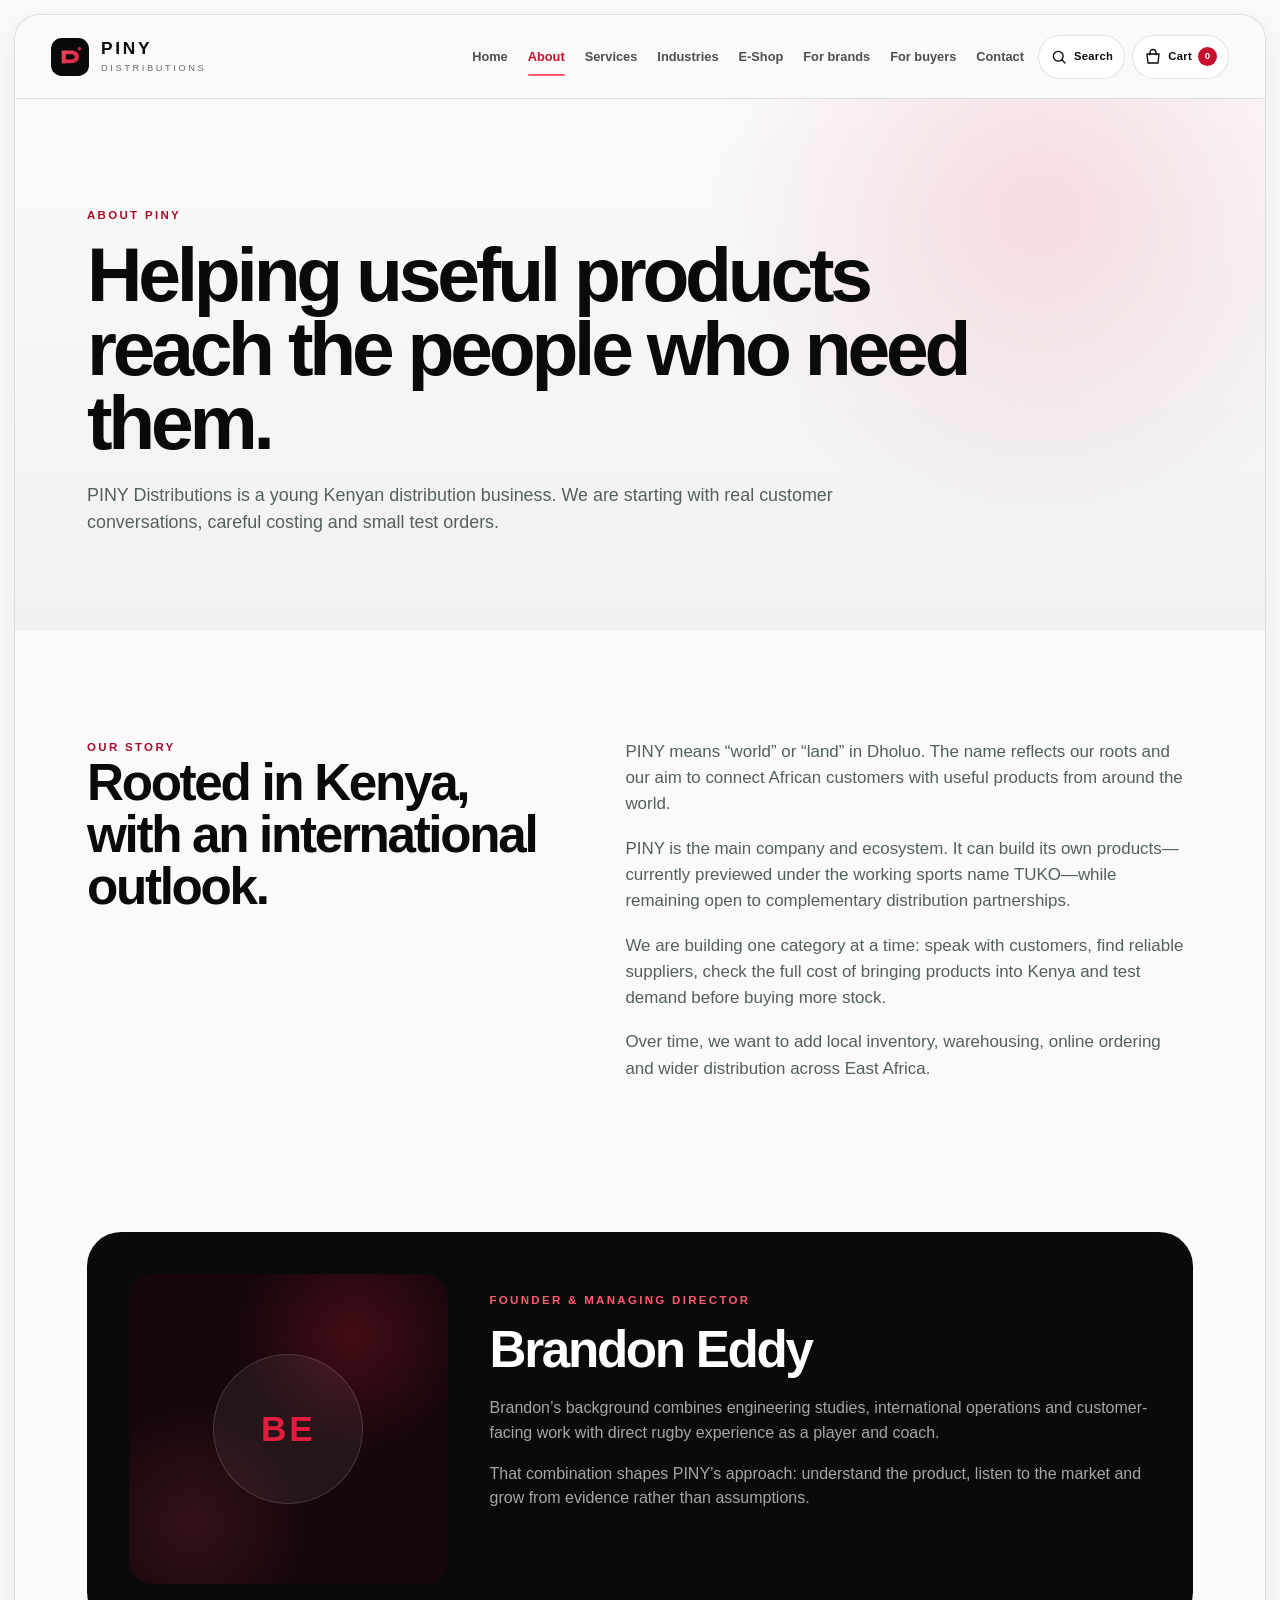
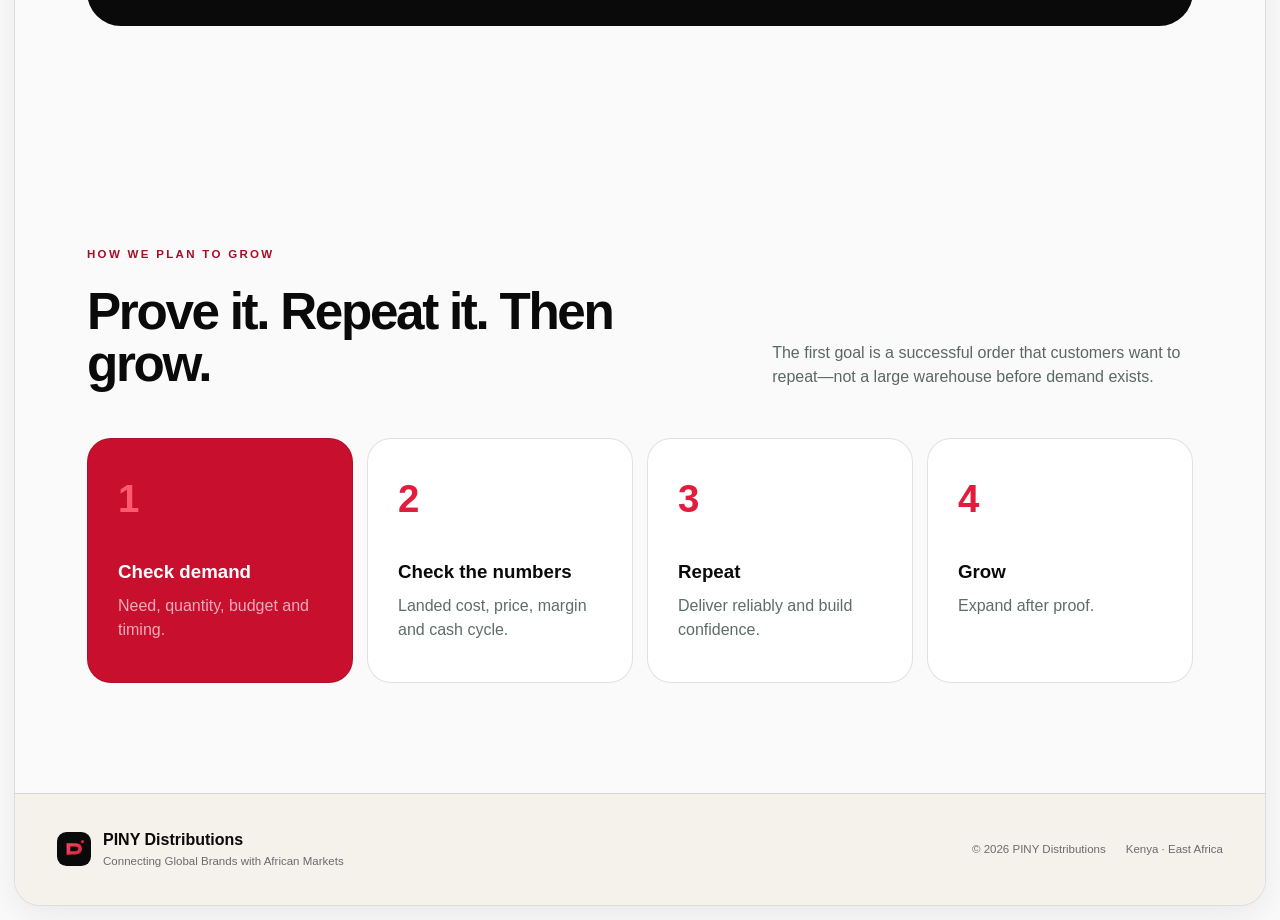
<file: about.html>
<!DOCTYPE html>
<html lang="en">
<head>
  <meta charset="utf-8" />
  <meta name="viewport" content="width=device-width, initial-scale=1" />
  <title>About PINY Distributions | Kenya Market-Entry Company</title>
  <meta name="description" content="Learn why PINY Distributions is building an evidence-led bridge between global brands and demand in Kenya and East Africa." />
  <meta name="robots" content="index, follow" />
  <link rel="canonical" href="https://pinydistributions.com/about.html" />
  <meta property="og:type" content="website" />
  <meta property="og:title" content="About PINY Distributions | Kenya Market-Entry Company" />
  <meta property="og:description" content="Learn why PINY Distributions is building an evidence-led bridge between global brands and demand in Kenya and East Africa." />
  <meta property="og:url" content="https://pinydistributions.com/about.html" />
  <meta property="og:image" content="https://pinydistributions.com/social-card.svg" />
  <meta name="twitter:card" content="summary_large_image" />
  <meta name="theme-color" content="#0a0a0b" />
  <link rel="icon" href="favicon.svg" type="image/svg+xml" />
  <link rel="stylesheet" href="styles.css" />
</head>
<body>
<div class="site-shell">
  <header class="site-header" id="top">
    <a class="brand" href="index.html" aria-label="PINY Distributions home">
      <img src="logo.svg" alt="" class="brand-mark" />
      <span class="brand-copy"><strong>PINY</strong><span>DISTRIBUTIONS</span></span>
    </a>
    <button class="nav-toggle" aria-label="Open menu" aria-expanded="false"><span></span><span></span></button>
    <nav class="nav" aria-label="Primary navigation">
      <a href="index.html">Home</a>
      <a aria-current="page" href="about.html">About</a>
      <a href="services.html">Services</a>
      <a href="industries.html">Industries</a>
      <a href="catalogue.html">E-Shop</a>
      <a href="brands.html">For brands</a>
      <a href="buyers.html">For buyers</a>
      <a href="contact.html">Contact</a>
    </nav>
  </header>
  <main>
    <section class="page-hero"><p class="eyebrow">About PINY</p><h1>Helping useful products reach the people who need them.</h1><p>PINY Distributions is a young Kenyan distribution business. We are starting with real customer conversations, careful costing and small test orders.</p></section>
    <section class="section page-section">
      <div class="section-grid"><div><div class="section-label">Our story</div><h2>Rooted in Kenya, with an international outlook.</h2></div><div class="section-copy"><p>PINY means “world” or “land” in Dholuo. The name reflects our roots and our aim to connect African customers with useful products from around the world.</p><p>PINY is the main company and ecosystem. It can build its own products—currently previewed under the working sports name TUKO—while remaining open to complementary distribution partnerships.</p><p>We are building one category at a time: speak with customers, find reliable suppliers, check the full cost of bringing products into Kenya and test demand before buying more stock.</p><p>Over time, we want to add local inventory, warehousing, online ordering and wider distribution across East Africa.</p></div></div>
    </section>
    <section class="section founder-section">
      <div class="founder-card-v2"><div class="founder-mark"><span>BE</span></div><div class="founder-copy-v2"><div class="section-label light">Founder & Managing Director</div><h2>Brandon Eddy</h2><p>Brandon’s background combines engineering studies, international operations and customer-facing work with direct rugby experience as a player and coach.</p><p>That combination shapes PINY’s approach: understand the product, listen to the market and grow from evidence rather than assumptions.</p></div></div>
    </section>
    <section class="section"><div class="section-label">How we plan to grow</div><div class="section-heading"><h2>Prove it. Repeat it. Then grow.</h2><p>The first goal is a successful order that customers want to repeat—not a large warehouse before demand exists.</p></div><div class="proof-grid"><div class="proof-card dark-proof"><strong>1</strong><h3>Check demand</h3><p>Need, quantity, budget and timing.</p></div><div class="proof-card"><strong>2</strong><h3>Check the numbers</h3><p>Landed cost, price, margin and cash cycle.</p></div><div class="proof-card"><strong>3</strong><h3>Repeat</h3><p>Deliver reliably and build confidence.</p></div><div class="proof-card"><strong>4</strong><h3>Grow</h3><p>Expand after proof.</p></div></div></section></main>
  <footer>
    <div class="footer-brand"><img src="logo.svg" alt=""><div><strong>PINY Distributions</strong><span>Connecting Global Brands with African Markets</span></div></div>
    <div class="footer-meta"><span>© <span id="year"></span> PINY Distributions</span><span>Kenya · East Africa</span></div>
  </footer>
</div>
<script src="site-config.js"></script>
<script src="script.js"></script>
</body>
</html>
</file>
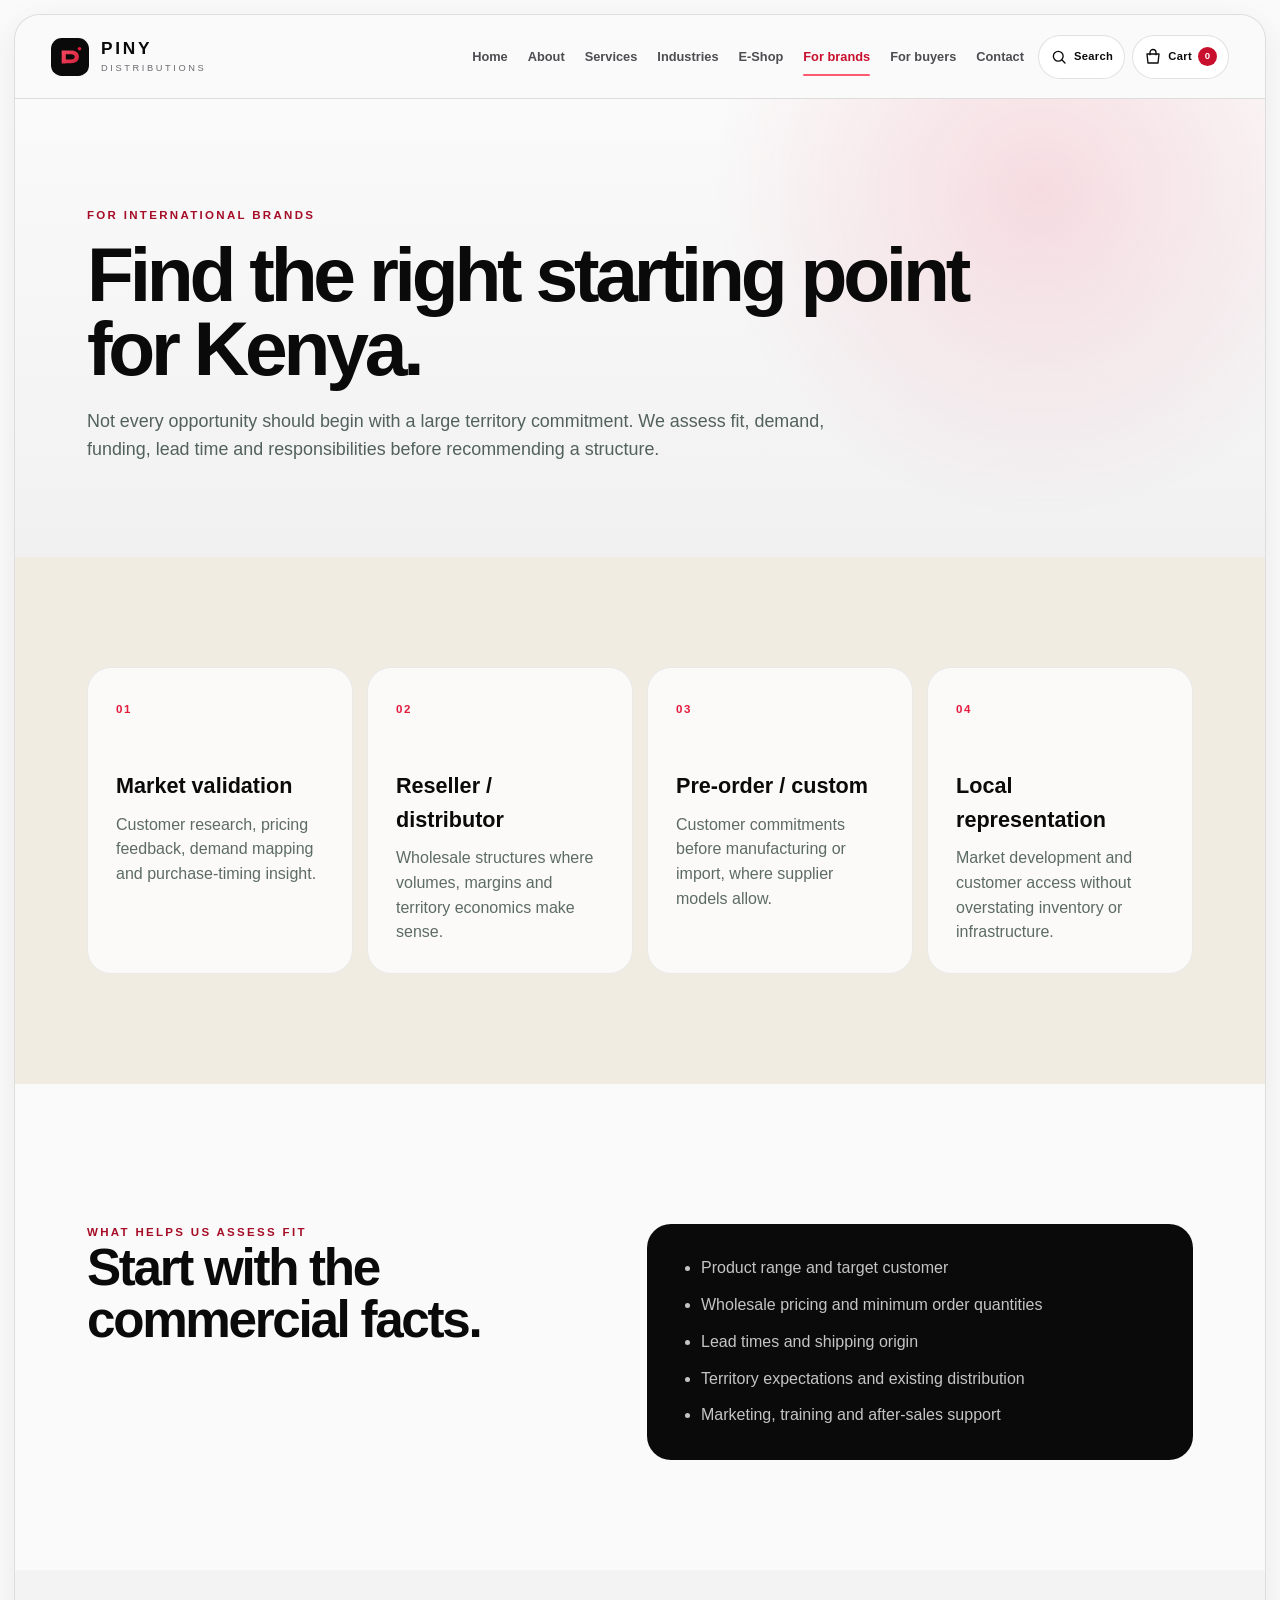
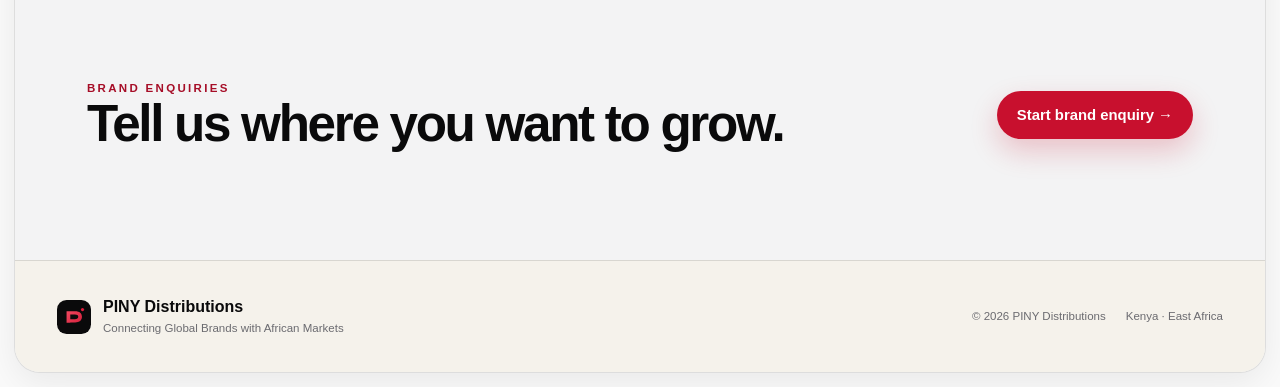
<file: brands.html>
<!DOCTYPE html>
<html lang="en">
<head>
  <meta charset="utf-8" />
  <meta name="viewport" content="width=device-width, initial-scale=1" />
  <title>For International Brands | PINY Distributions</title>
  <meta name="description" content="Explore evidence-led routes for international brands considering market entry, representation or distribution in Kenya and East Africa." />
  <meta name="robots" content="index, follow" />
  <link rel="canonical" href="https://pinydistributions.com/brands.html" />
  <meta property="og:type" content="website" />
  <meta property="og:title" content="For International Brands | PINY Distributions" />
  <meta property="og:description" content="Explore evidence-led routes for international brands considering market entry, representation or distribution in Kenya and East Africa." />
  <meta property="og:url" content="https://pinydistributions.com/brands.html" />
  <meta property="og:image" content="https://pinydistributions.com/social-card.svg" />
  <meta name="twitter:card" content="summary_large_image" />
  <meta name="theme-color" content="#0a0a0b" />
  <link rel="icon" href="favicon.svg" type="image/svg+xml" />
  <link rel="stylesheet" href="styles.css" />
</head>
<body>
<div class="site-shell">
  <header class="site-header" id="top">
    <a class="brand" href="index.html" aria-label="PINY Distributions home">
      <img src="logo.svg" alt="" class="brand-mark" />
      <span class="brand-copy"><strong>PINY</strong><span>DISTRIBUTIONS</span></span>
    </a>
    <button class="nav-toggle" aria-label="Open menu" aria-expanded="false"><span></span><span></span></button>
    <nav class="nav" aria-label="Primary navigation">
      <a href="index.html">Home</a>
      <a href="about.html">About</a>
      <a href="services.html">Services</a>
      <a href="industries.html">Industries</a>
      <a href="catalogue.html">E-Shop</a>
      <a aria-current="page" href="brands.html">For brands</a>
      <a href="buyers.html">For buyers</a>
      <a href="contact.html">Contact</a>
    </nav>
  </header>
  <main>
    <section class="page-hero"><p class="eyebrow">For international brands</p><h1>Find the right starting point for Kenya.</h1><p>Not every opportunity should begin with a large territory commitment. We assess fit, demand, funding, lead time and responsibilities before recommending a structure.</p></section>
    <section class="section partnership-section"><div class="partner-models">
      <article class="model-card"><span>01</span><h3>Market validation</h3><p>Customer research, pricing feedback, demand mapping and purchase-timing insight.</p></article>
      <article class="model-card"><span>02</span><h3>Reseller / distributor</h3><p>Wholesale structures where volumes, margins and territory economics make sense.</p></article>
      <article class="model-card"><span>03</span><h3>Pre-order / custom</h3><p>Customer commitments before manufacturing or import, where supplier models allow.</p></article>
      <article class="model-card"><span>04</span><h3>Local representation</h3><p>Market development and customer access without overstating inventory or infrastructure.</p></article>
    </div></section>
    <section class="section brand-checklist"><div><div class="section-label">What helps us assess fit</div><h2>Start with the commercial facts.</h2></div><ul><li>Product range and target customer</li><li>Wholesale pricing and minimum order quantities</li><li>Lead times and shipping origin</li><li>Territory expectations and existing distribution</li><li>Marketing, training and after-sales support</li></ul></section>
    <section class="section page-cta"><div><div class="section-label">Brand enquiries</div><h2>Tell us where you want to grow.</h2></div><a class="btn btn-primary" href="contact.html#brand-enquiry">Start brand enquiry →</a></section></main>
  <footer>
    <div class="footer-brand"><img src="logo.svg" alt=""><div><strong>PINY Distributions</strong><span>Connecting Global Brands with African Markets</span></div></div>
    <div class="footer-meta"><span>© <span id="year"></span> PINY Distributions</span><span>Kenya · East Africa</span></div>
  </footer>
</div>
<script src="site-config.js"></script>
<script src="script.js"></script>
</body>
</html>
</file>
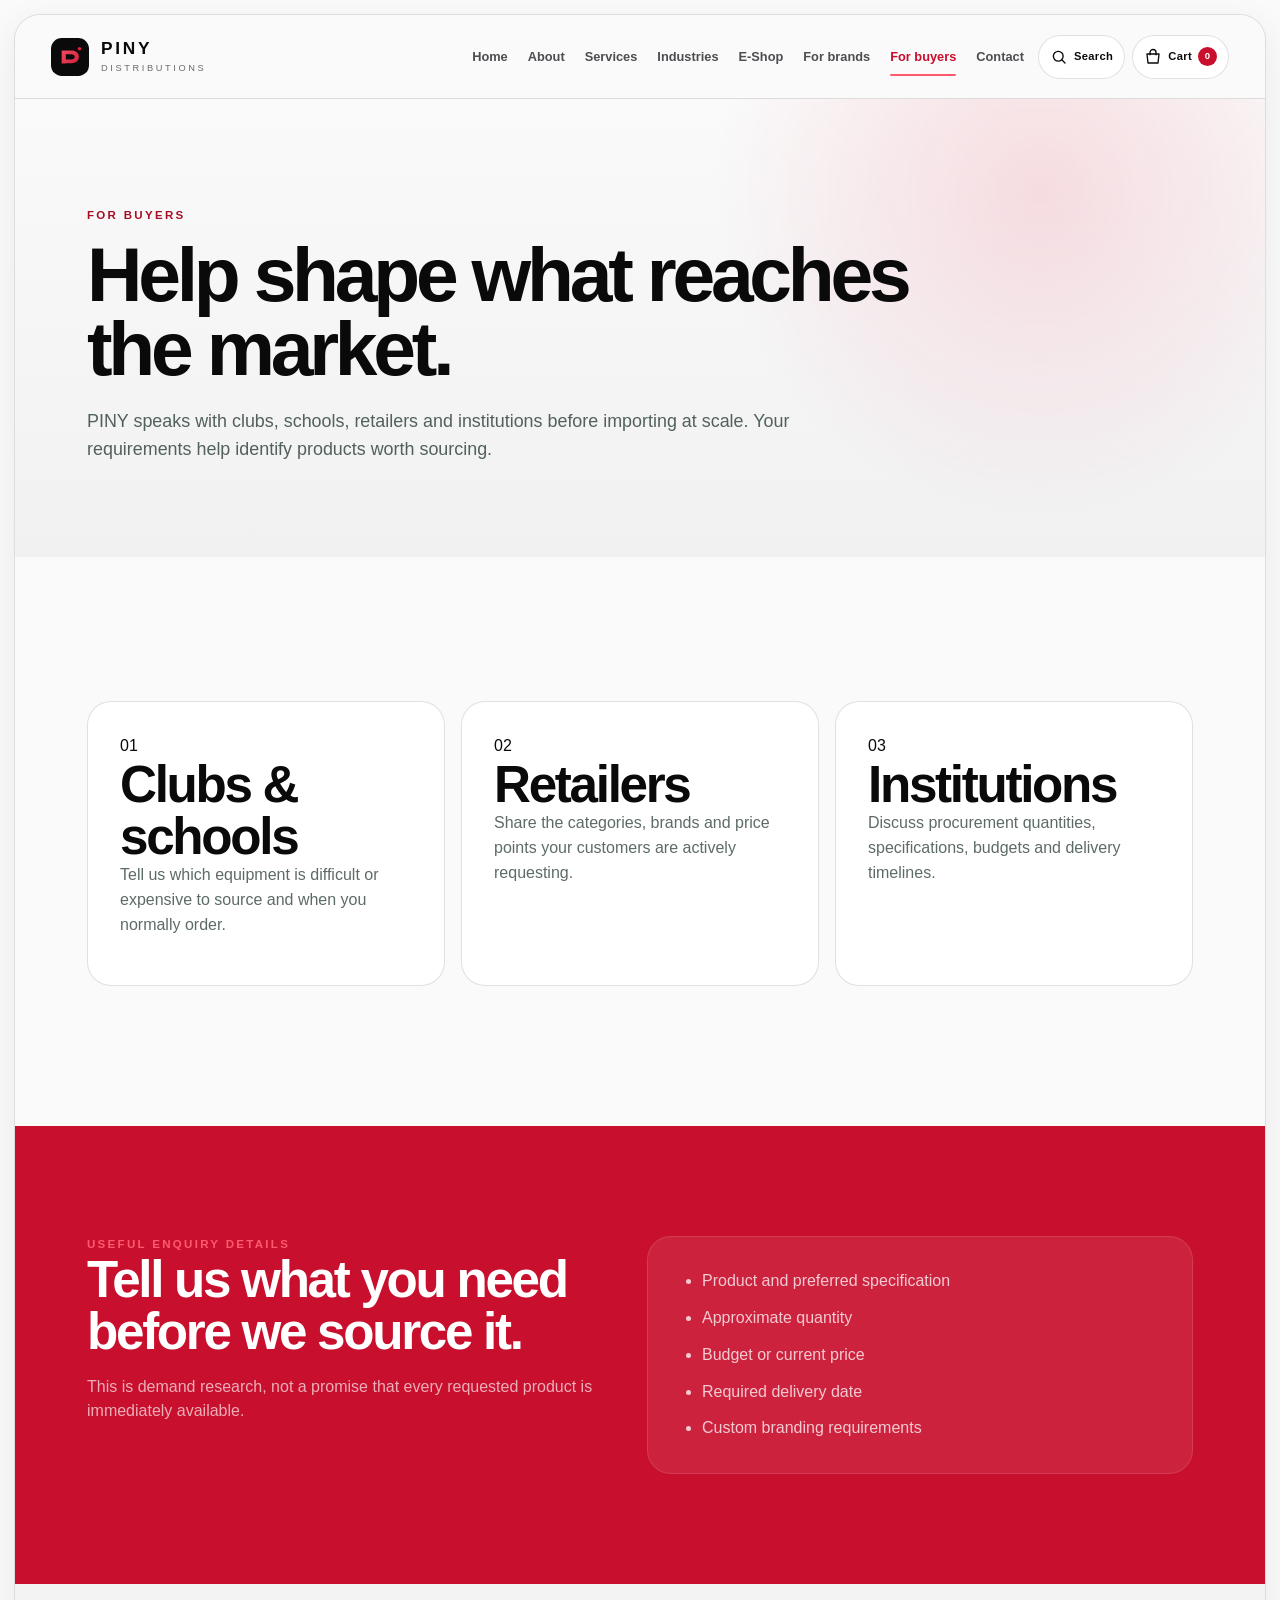
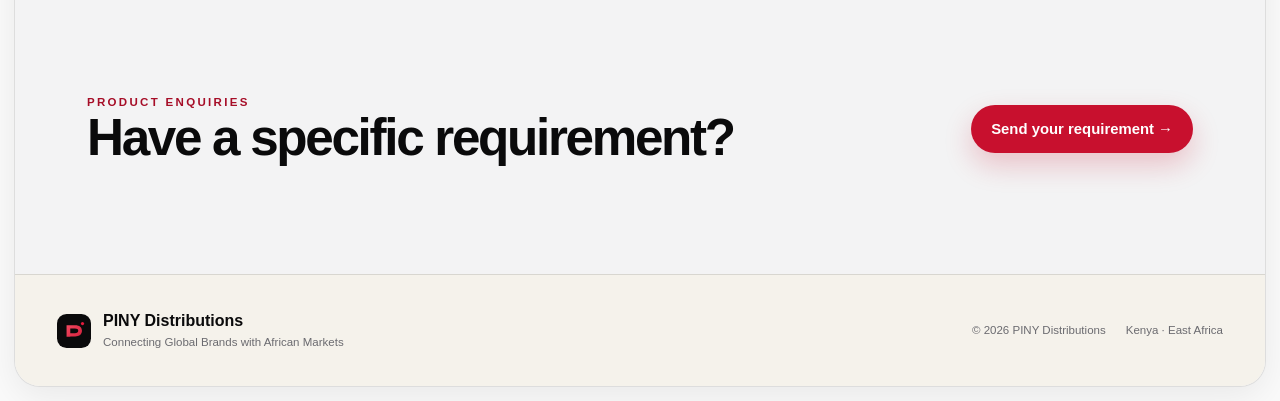
<file: buyers.html>
<!DOCTYPE html>
<html lang="en">
<head>
  <meta charset="utf-8" />
  <meta name="viewport" content="width=device-width, initial-scale=1" />
  <title>For Buyers | PINY Distributions</title>
  <meta name="description" content="Clubs, schools, retailers and institutions can share product needs to help PINY validate sourcing opportunities." />
  <meta name="robots" content="index, follow" />
  <link rel="canonical" href="https://pinydistributions.com/buyers.html" />
  <meta property="og:type" content="website" />
  <meta property="og:title" content="For Buyers | PINY Distributions" />
  <meta property="og:description" content="Clubs, schools, retailers and institutions can share product needs to help PINY validate sourcing opportunities." />
  <meta property="og:url" content="https://pinydistributions.com/buyers.html" />
  <meta property="og:image" content="https://pinydistributions.com/social-card.svg" />
  <meta name="twitter:card" content="summary_large_image" />
  <meta name="theme-color" content="#0a0a0b" />
  <link rel="icon" href="favicon.svg" type="image/svg+xml" />
  <link rel="stylesheet" href="styles.css" />
</head>
<body>
<div class="site-shell">
  <header class="site-header" id="top">
    <a class="brand" href="index.html" aria-label="PINY Distributions home">
      <img src="logo.svg" alt="" class="brand-mark" />
      <span class="brand-copy"><strong>PINY</strong><span>DISTRIBUTIONS</span></span>
    </a>
    <button class="nav-toggle" aria-label="Open menu" aria-expanded="false"><span></span><span></span></button>
    <nav class="nav" aria-label="Primary navigation">
      <a href="index.html">Home</a>
      <a href="about.html">About</a>
      <a href="services.html">Services</a>
      <a href="industries.html">Industries</a>
      <a href="catalogue.html">E-Shop</a>
      <a href="brands.html">For brands</a>
      <a aria-current="page" href="buyers.html">For buyers</a>
      <a href="contact.html">Contact</a>
    </nav>
  </header>
  <main>
    <section class="page-hero"><p class="eyebrow">For buyers</p><h1>Help shape what reaches the market.</h1><p>PINY speaks with clubs, schools, retailers and institutions before importing at scale. Your requirements help identify products worth sourcing.</p></section>
    <section class="section"><div class="buyer-grid">
      <article class="buyer-card"><span>01</span><h2>Clubs & schools</h2><p>Tell us which equipment is difficult or expensive to source and when you normally order.</p></article>
      <article class="buyer-card"><span>02</span><h2>Retailers</h2><p>Share the categories, brands and price points your customers are actively requesting.</p></article>
      <article class="buyer-card"><span>03</span><h2>Institutions</h2><p>Discuss procurement quantities, specifications, budgets and delivery timelines.</p></article>
    </div></section>
    <section class="section buyer-checklist"><div><div class="section-label light">Useful enquiry details</div><h2>Tell us what you need before we source it.</h2><p>This is demand research, not a promise that every requested product is immediately available.</p></div><ul><li>Product and preferred specification</li><li>Approximate quantity</li><li>Budget or current price</li><li>Required delivery date</li><li>Custom branding requirements</li></ul></section>
    <section class="section page-cta"><div><div class="section-label">Product enquiries</div><h2>Have a specific requirement?</h2></div><a class="btn btn-primary" href="contact.html#buyer-enquiry">Send your requirement →</a></section></main>
  <footer>
    <div class="footer-brand"><img src="logo.svg" alt=""><div><strong>PINY Distributions</strong><span>Connecting Global Brands with African Markets</span></div></div>
    <div class="footer-meta"><span>© <span id="year"></span> PINY Distributions</span><span>Kenya · East Africa</span></div>
  </footer>
</div>
<script src="site-config.js"></script>
<script src="script.js"></script>
</body>
</html>
</file>
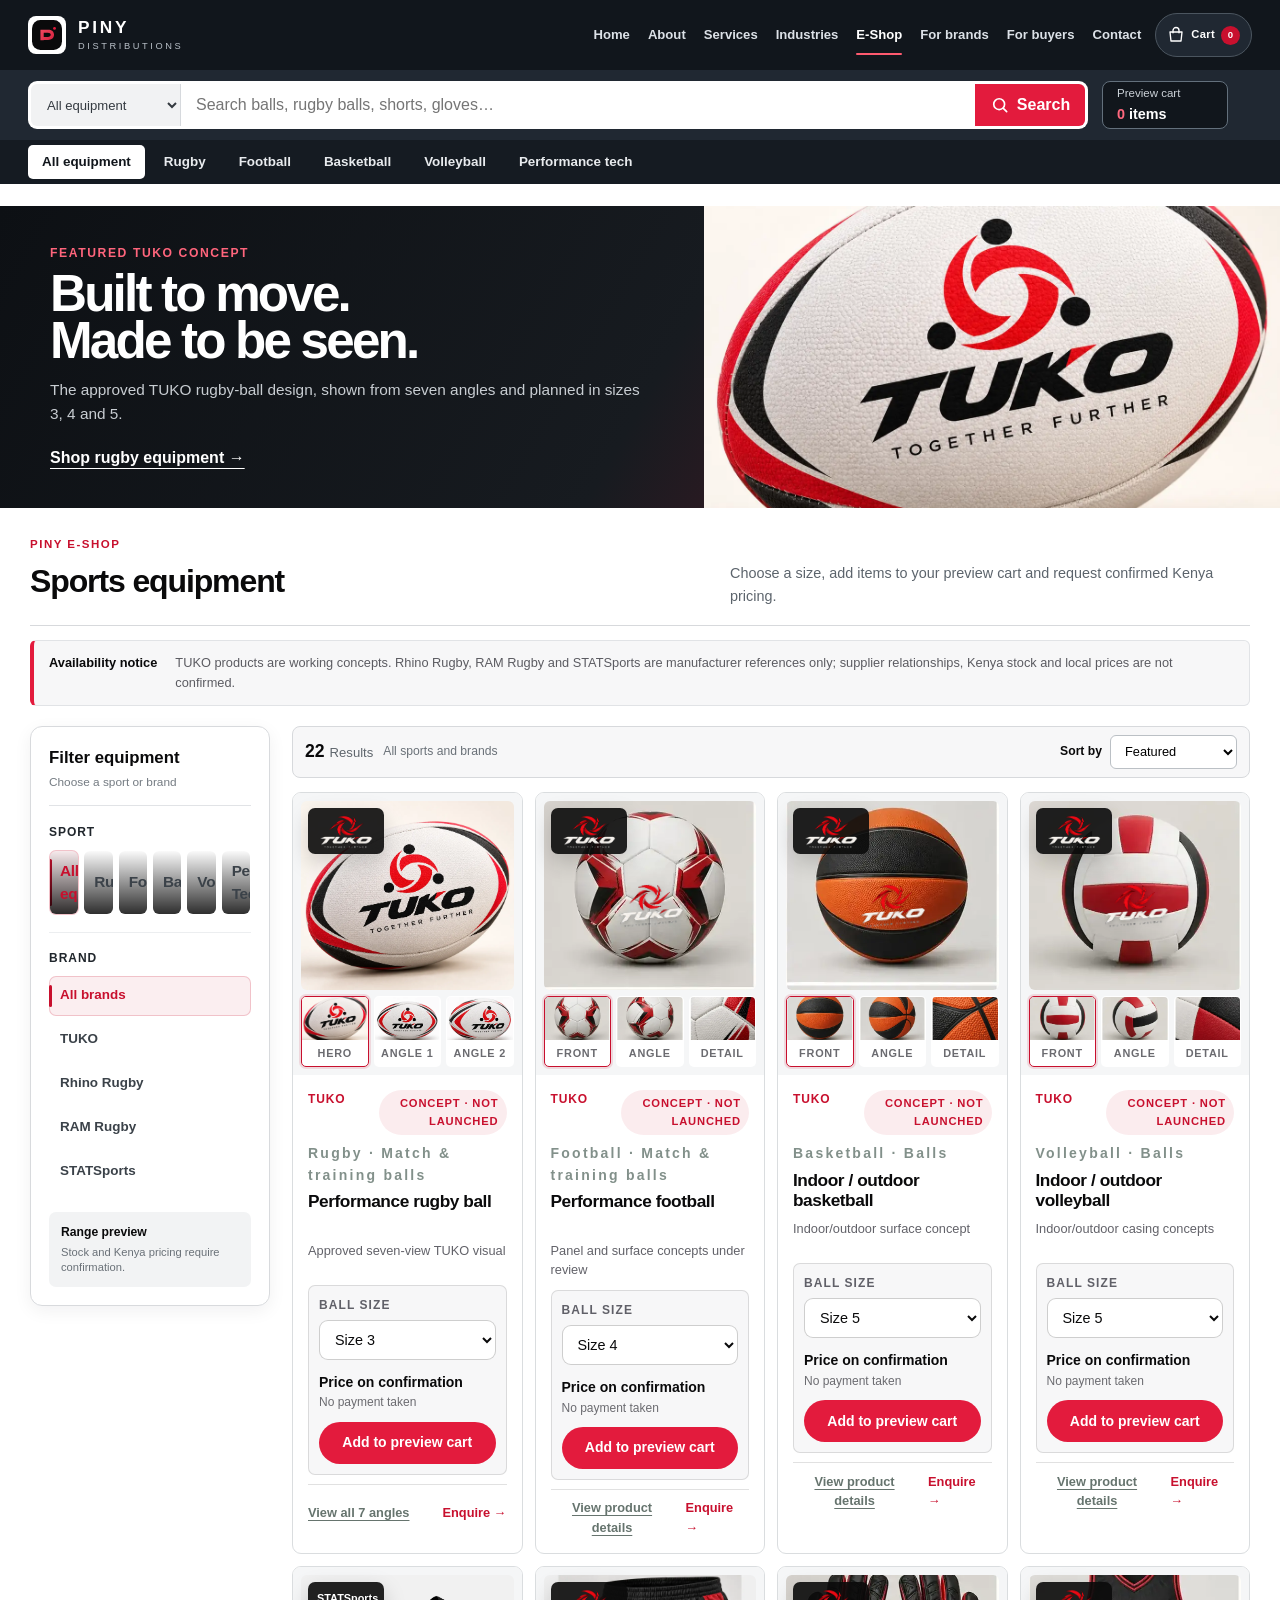
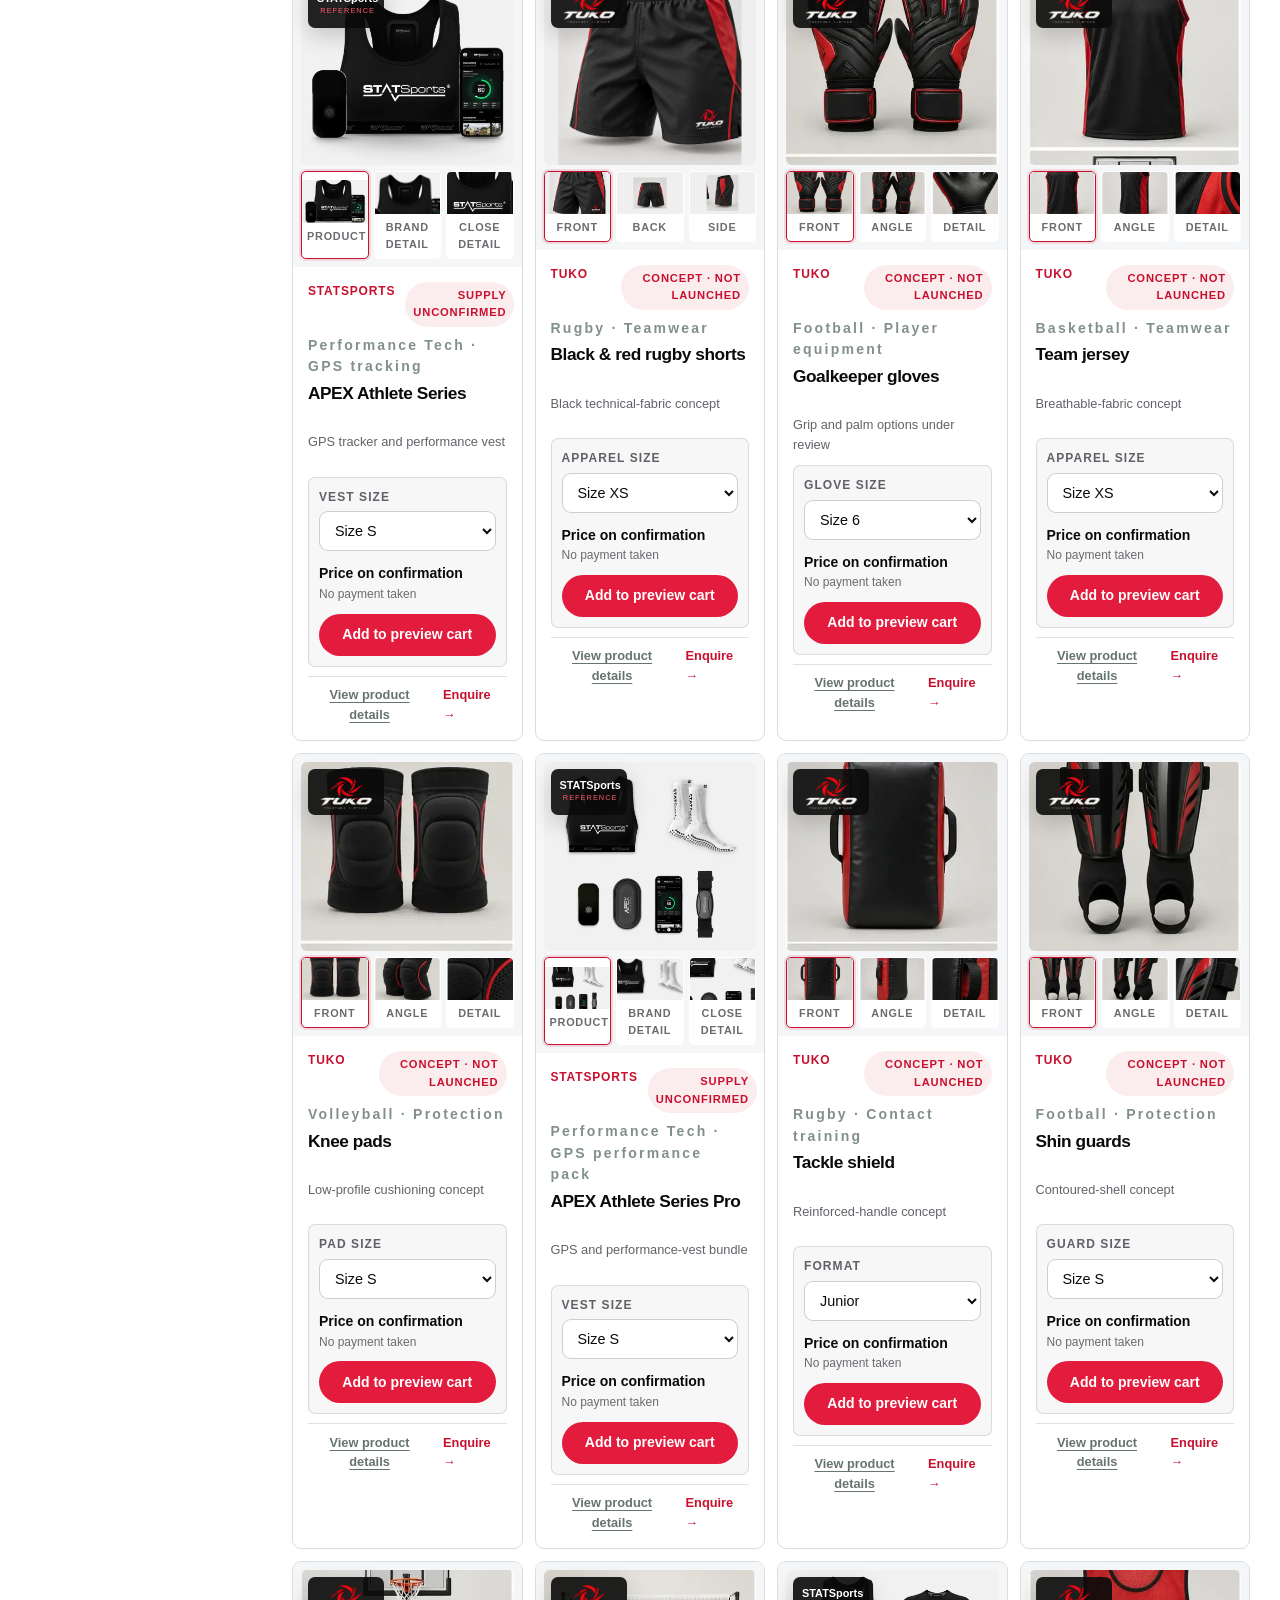
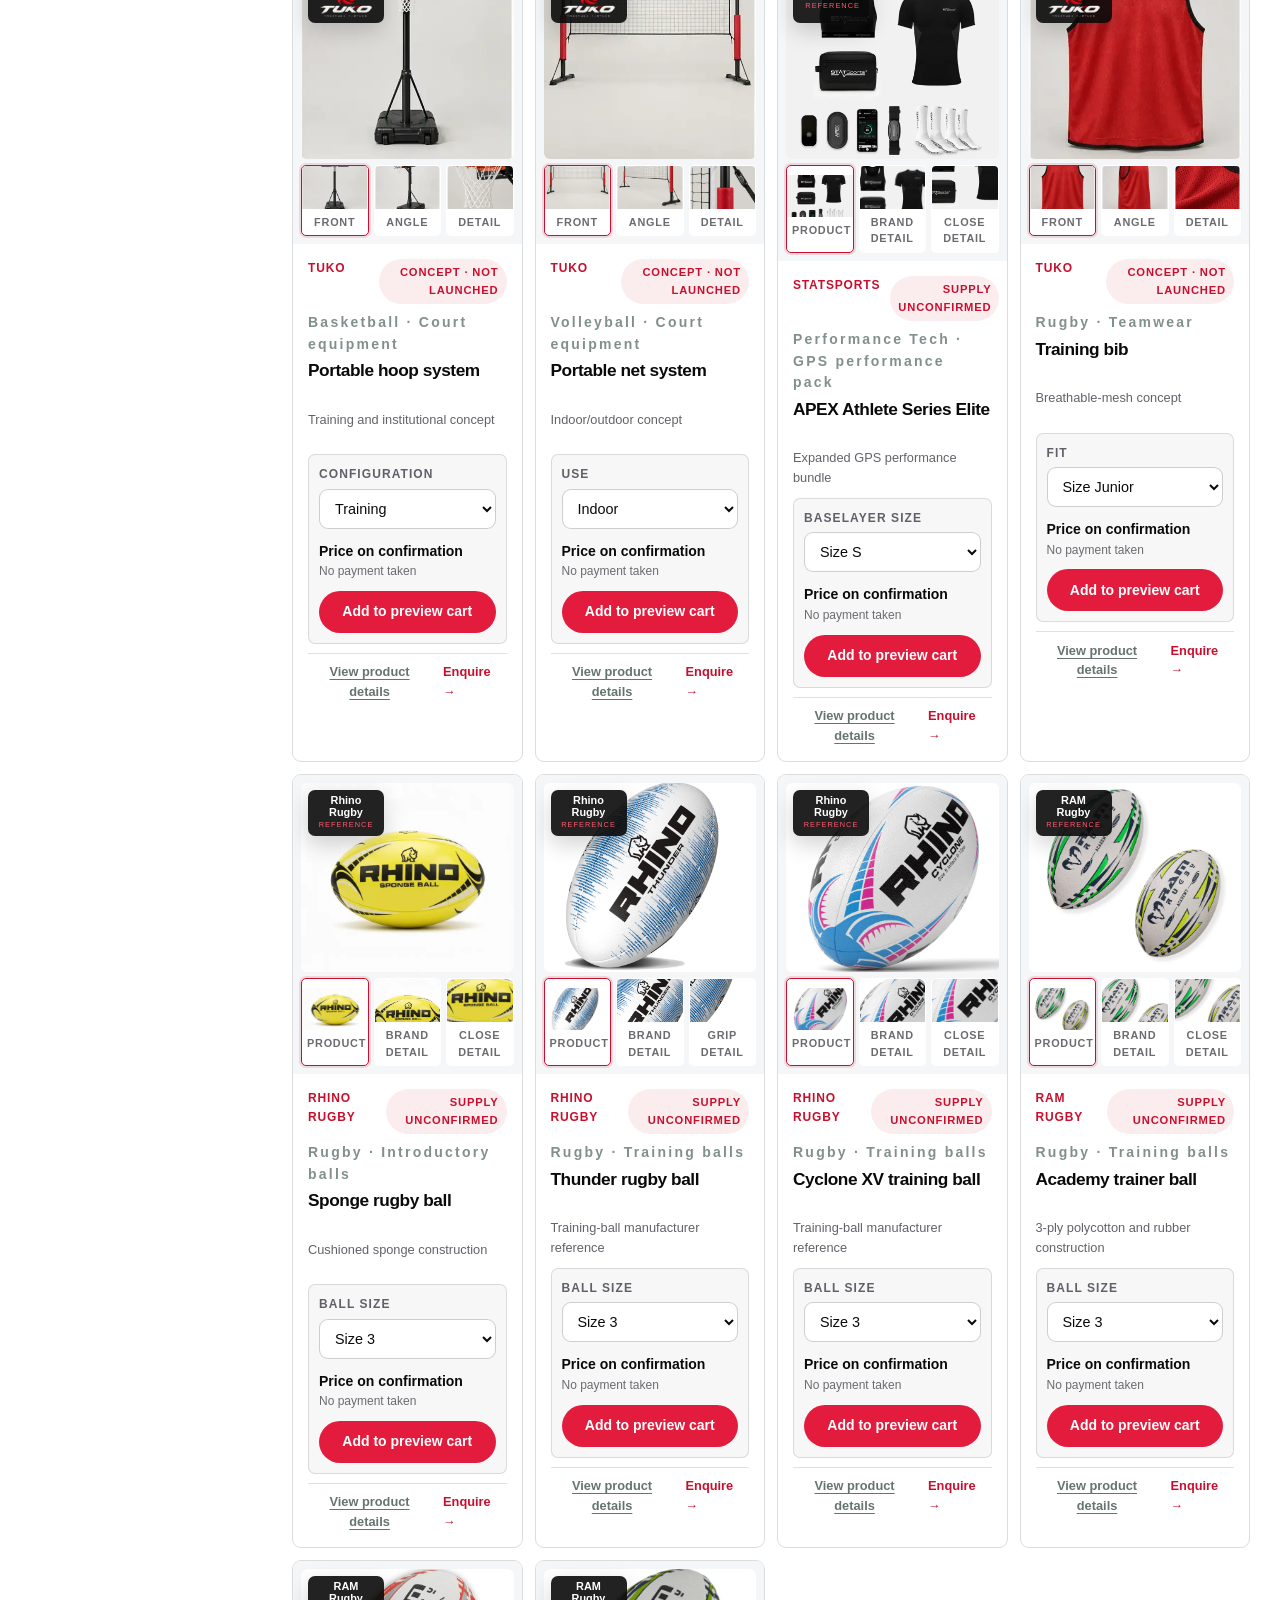
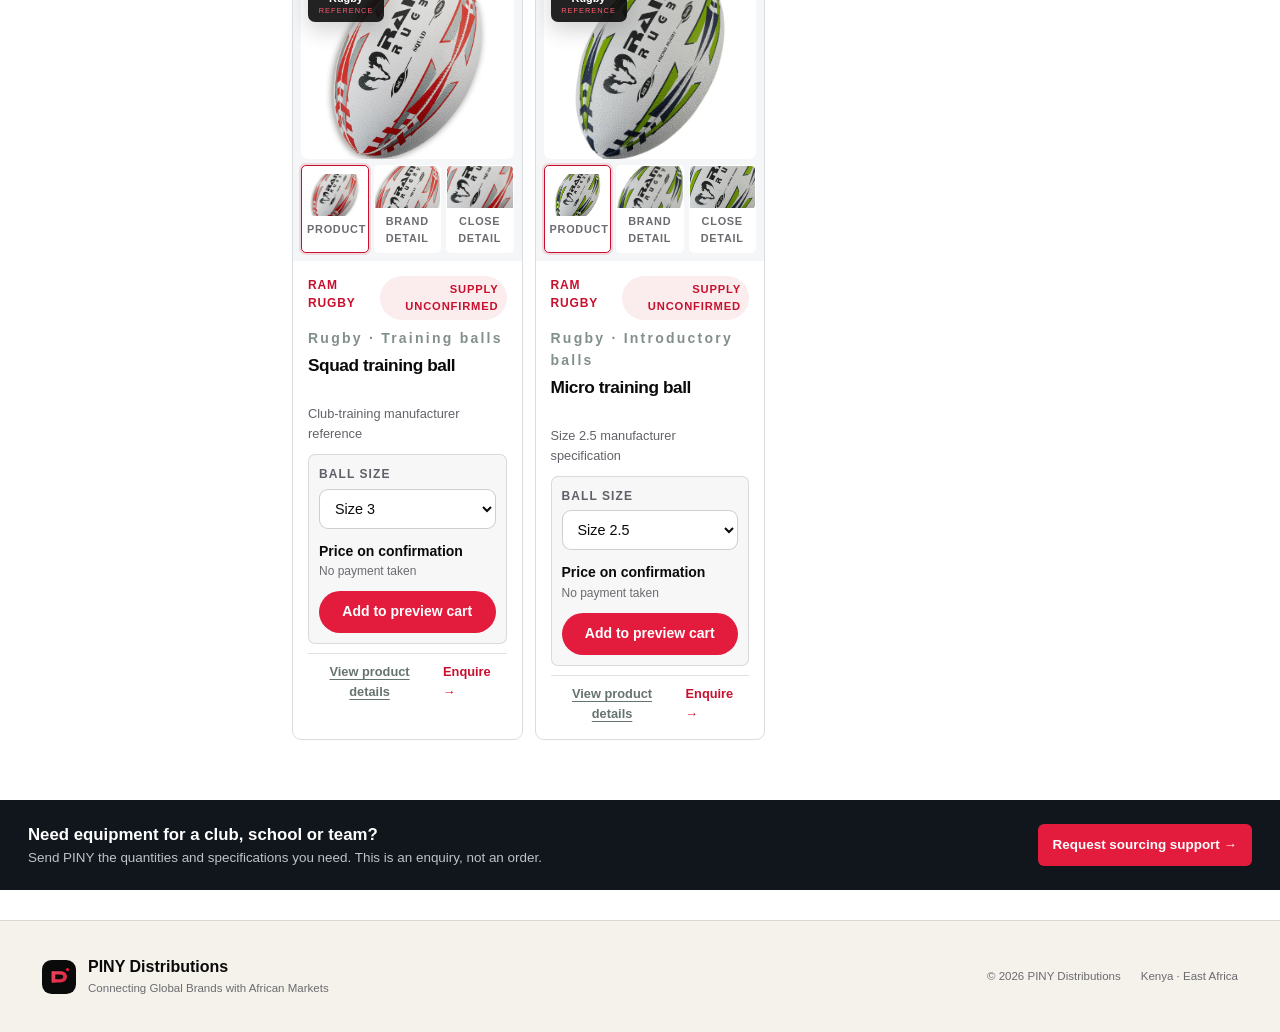
<file: catalogue.html>
<!DOCTYPE html>
<html lang="en">
<head>
  <meta charset="utf-8" />
  <meta name="viewport" content="width=device-width, initial-scale=1" />
  <title>Sports E-Shop Preview | PINY Distributions</title>
  <meta name="description" content="Build a sports-equipment enquiry across rugby, football, basketball, volleyball and performance technology. Select sizes and use the preview cart; payment is not active." />
  <meta name="robots" content="index, follow" />
  <link rel="canonical" href="https://pinydistributions.com/catalogue.html" />
  <meta property="og:type" content="website" />
  <meta property="og:title" content="E-Shop Preview | PINY Distributions" />
  <meta property="og:description" content="A first look at PINY's developing multi-brand sports range. Preview only; products are not currently available to purchase." />
  <meta property="og:url" content="https://pinydistributions.com/catalogue.html" />
  <meta property="og:image" content="https://pinydistributions.com/social-card.svg" />
  <meta name="twitter:card" content="summary_large_image" />
  <meta name="theme-color" content="#0a0a0b" />
  <link rel="icon" href="favicon.svg" type="image/svg+xml" />
  <link rel="stylesheet" href="styles.css" />
</head>
<body class="shop-page">
<div class="site-shell">
  <header class="site-header" id="top">
    <a class="brand" href="index.html" aria-label="PINY Distributions home">
      <img src="logo.svg" alt="" class="brand-mark" />
      <span class="brand-copy"><strong>PINY</strong><span>DISTRIBUTIONS</span></span>
    </a>
    <button class="nav-toggle" aria-label="Open menu" aria-expanded="false"><span></span><span></span></button>
    <nav class="nav" aria-label="Primary navigation">
      <a href="index.html">Home</a><a href="about.html">About</a><a href="services.html">Services</a><a href="industries.html">Industries</a><a aria-current="page" href="catalogue.html">E-Shop</a><a href="brands.html">For brands</a><a href="buyers.html">For buyers</a><a href="contact.html">Contact</a>
    </nav>
  </header>
  <div class="shop-commerce-bar">
    <form class="shop-search-form" id="shop-search-form" role="search">
      <label class="sr-only" for="catalogue-search">Search sports equipment</label>
      <select id="shop-search-category" aria-label="Search category">
        <option value="all">All equipment</option><option value="rugby">Rugby</option><option value="football">Football</option><option value="basketball">Basketball</option><option value="volleyball">Volleyball</option><option value="performance">Performance tech</option>
      </select>
      <input id="catalogue-search" type="search" placeholder="Search balls, rugby balls, shorts, gloves…" autocomplete="off" />
      <button type="submit" aria-label="Search equipment"><svg viewBox="0 0 24 24" aria-hidden="true"><circle cx="11" cy="11" r="6.5"></circle><path d="m16 16 4 4"></path></svg><span>Search</span></button>
    </form>
    <button class="shop-cart-shortcut" type="button" data-open-site-cart><span>Preview cart</span><strong><span data-cart-count hidden>0</span> items</strong></button>
  </div>
  <nav class="shop-departments" aria-label="Shop departments">
    <button type="button" class="active" data-shop-sport="all">All equipment</button><button type="button" data-shop-sport="rugby">Rugby</button><button type="button" data-shop-sport="football">Football</button><button type="button" data-shop-sport="basketball">Basketball</button><button type="button" data-shop-sport="volleyball">Volleyball</button><button type="button" data-shop-sport="performance">Performance tech</button>
  </nav>
  <main>
    <section class="shop-promo" aria-labelledby="shop-promo-title">
      <div class="shop-promo-copy"><p>Featured TUKO concept</p><h1 id="shop-promo-title">Built to move.<br>Made to be seen.</h1><span>The approved TUKO rugby-ball design, shown from seven angles and planned in sizes 3, 4 and 5.</span><button type="button" data-shop-sport="rugby">Shop rugby equipment →</button></div>
      <div class="shop-promo-product"><img src="assets/eshop/tuko-rugby-ball-hero.webp" alt="TUKO performance rugby ball concept"></div>
    </section>
    <section class="shop-market" aria-labelledby="catalogue-heading">
      <div class="shop-market-title"><div><p>PINY E-Shop</p><h2 id="catalogue-heading">Sports equipment</h2></div><span>Choose a size, add items to your preview cart and request confirmed Kenya pricing.</span></div>
      <div class="marketplace-disclaimer"><strong>Availability notice</strong><span>TUKO products are working concepts. Rhino Rugby, RAM Rugby and STATSports are manufacturer references only; supplier relationships, Kenya stock and local prices are not confirmed.</span></div>
      <div class="shop-results-layout">
        <aside class="shop-filter-sidebar" id="shop-filter-sidebar" aria-label="Product filters">
          <div class="shop-filter-heading"><div><h3>Filter equipment</h3><p>Choose a sport or brand</p></div><button type="button" id="shop-filter-close" aria-label="Close filters">×</button></div>
          <div class="filter-group category-filter-group"><span>Sport</span><div class="sport-filters" role="toolbar" aria-label="Browse sports categories" id="sport-filters"></div></div>
          <div class="filter-group"><span>Brand</span><div class="brand-filters" role="toolbar" aria-label="Filter products by brand" id="brand-filters"></div></div>
          <div class="shop-filter-note"><strong>Range preview</strong><span>Stock and Kenya pricing require confirmation.</span></div>
        </aside>
        <div class="shop-listings">
          <div class="shop-results-header" id="shop-results">
            <div class="shop-results-context"><button class="shop-filter-toggle" id="shop-filter-toggle" type="button" aria-expanded="false" aria-controls="shop-filter-sidebar">Filters</button><p><strong id="catalogue-count"></strong><span>Results</span></p><span id="active-filter-summary">All equipment</span><button class="clear-shop-filters" id="clear-shop-filters" type="button" hidden>Clear filters</button></div>
            <label for="sort-products"><span>Sort by</span><select id="sort-products"><option value="featured">Featured</option><option value="name">Name: A–Z</option><option value="sport">Sport</option></select></label>
          </div>
          <div class="sports-product-grid" id="sports-product-grid"></div>
          <noscript><p class="catalogue-js-note">Enable JavaScript to browse the interactive product views.</p></noscript>
        </div>
      </div>
    </section>
    <section class="shop-help"><div><strong>Need equipment for a club, school or team?</strong><span>Send PINY the quantities and specifications you need. This is an enquiry, not an order.</span></div><a href="contact.html#buyer-enquiry">Request sourcing support →</a></section>
  </main>
  <footer>
    <div class="footer-brand"><img src="logo.svg" alt=""><div><strong>PINY Distributions</strong><span>Connecting Global Brands with African Markets</span></div></div>
    <div class="footer-meta"><span>© <span id="year"></span> PINY Distributions</span><span>Kenya · East Africa</span></div>
  </footer>
</div>
<dialog class="product-dialog" id="product-dialog" aria-labelledby="dialog-title">
  <button class="dialog-close" type="button" aria-label="Close product details">×</button>
  <div id="dialog-content"></div>
</dialog>
<div class="cart-backdrop" id="cart-backdrop" hidden></div>
<aside class="cart-drawer" id="cart-drawer" aria-hidden="true" aria-labelledby="cart-title">
  <header class="cart-header"><div><p>PINY E-Shop</p><h2 id="cart-title">Preview cart</h2></div><button class="cart-close" type="button" aria-label="Close cart">×</button></header>
  <div class="cart-status"><span id="cart-summary">0 items · Quote required</span><small>Items are saved on this device.</small></div>
  <div class="cart-items" id="cart-items"></div>
  <div class="cart-checkout">
    <div class="checkout-line"><span>Products</span><strong>Confirmation required</strong></div>
    <div class="checkout-line"><span>Delivery</span><strong>Calculated after location</strong></div>
    <div class="checkout-total"><span>Estimated total</span><strong>Quote required</strong></div>
    <p class="payment-heading">Payment preview · not active</p>
    <div class="payment-options" aria-label="Planned payment methods"><span>M-PESA</span><span>VISA</span><span>Mastercard</span><span>Bank transfer</span></div>
    <a class="btn btn-primary cart-enquire" id="cart-enquire" href="contact.html#buyer-enquiry">Request stock & pricing →</a>
    <button class="checkout-disabled" type="button" disabled>Payment unavailable during preview</button>
    <p class="checkout-note"><strong>No payment can be made on this website yet.</strong> PINY must first confirm stock, Kenya pricing, delivery and verified merchant accounts.</p>
  </div>
</aside>
<script src="site-config.js"></script>
<script src="script.js"></script>
<script src="catalogue.js"></script>
</body>
</html>
</file>
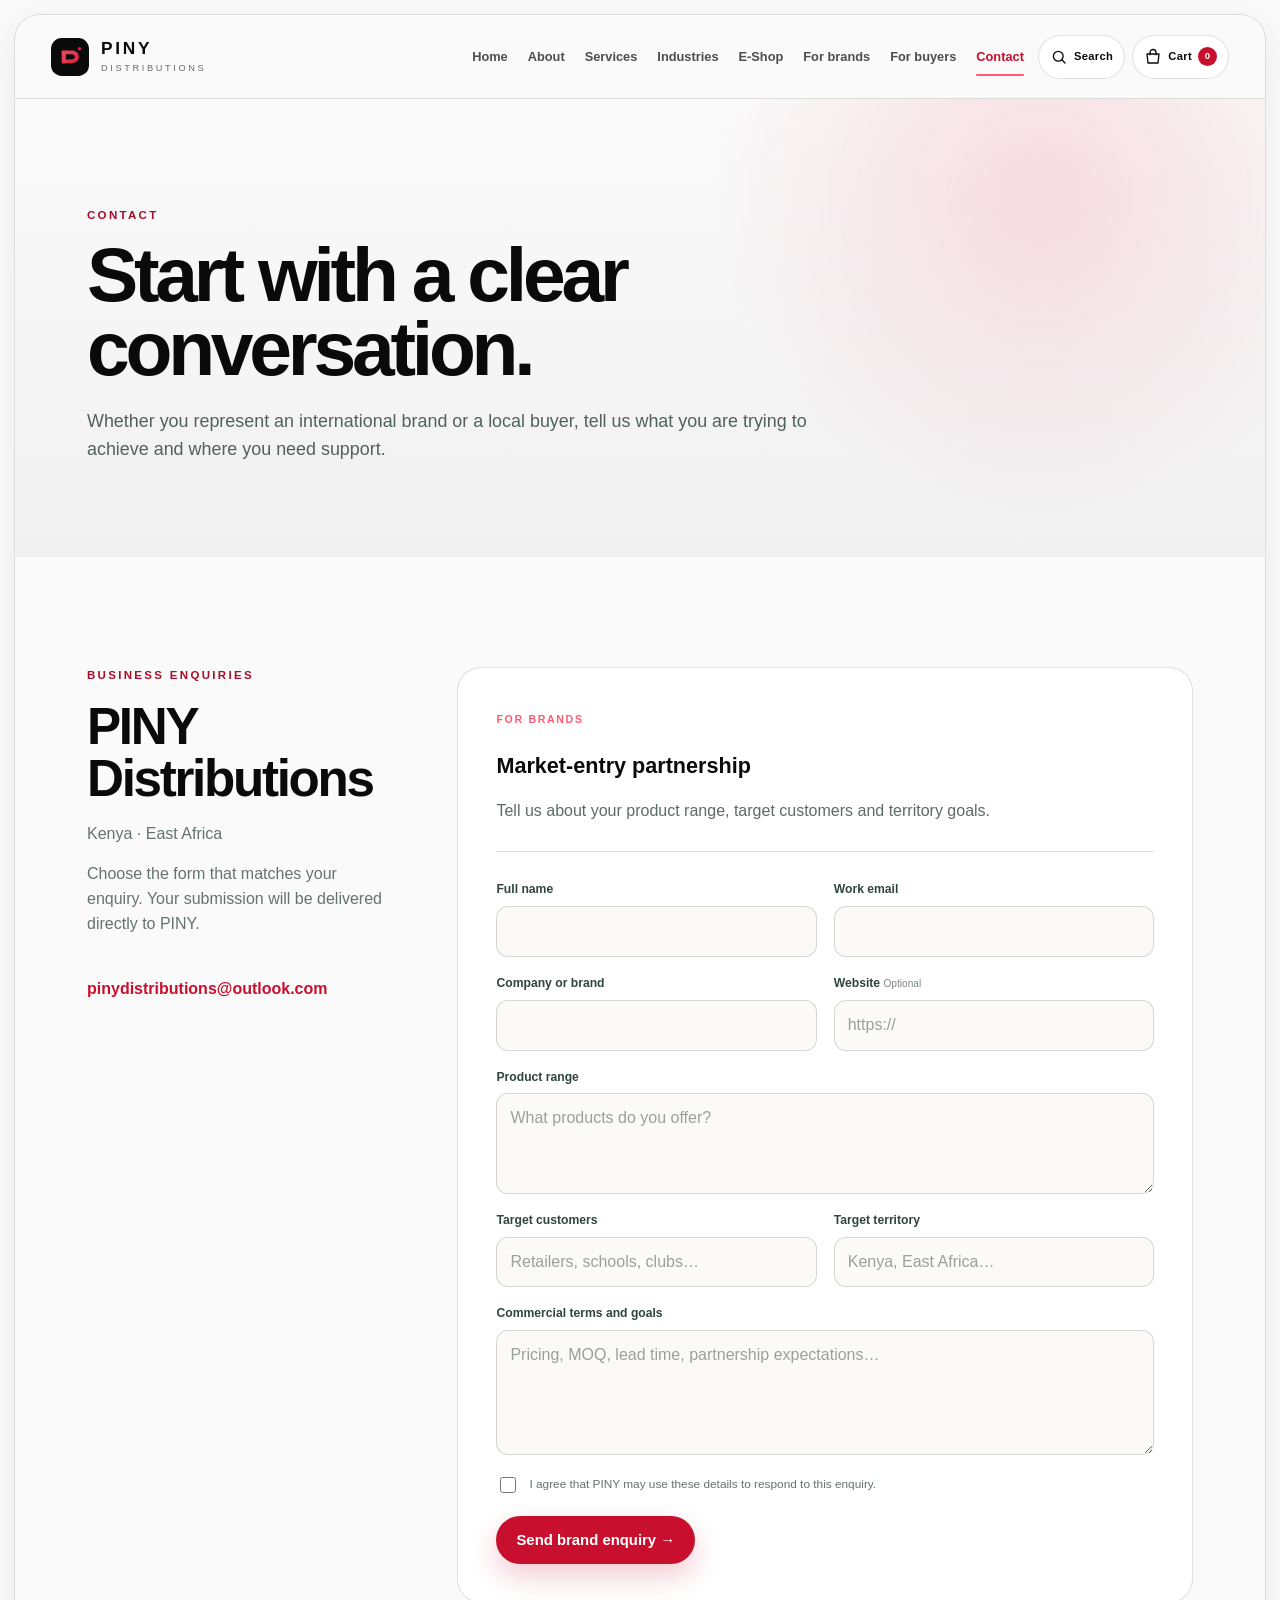
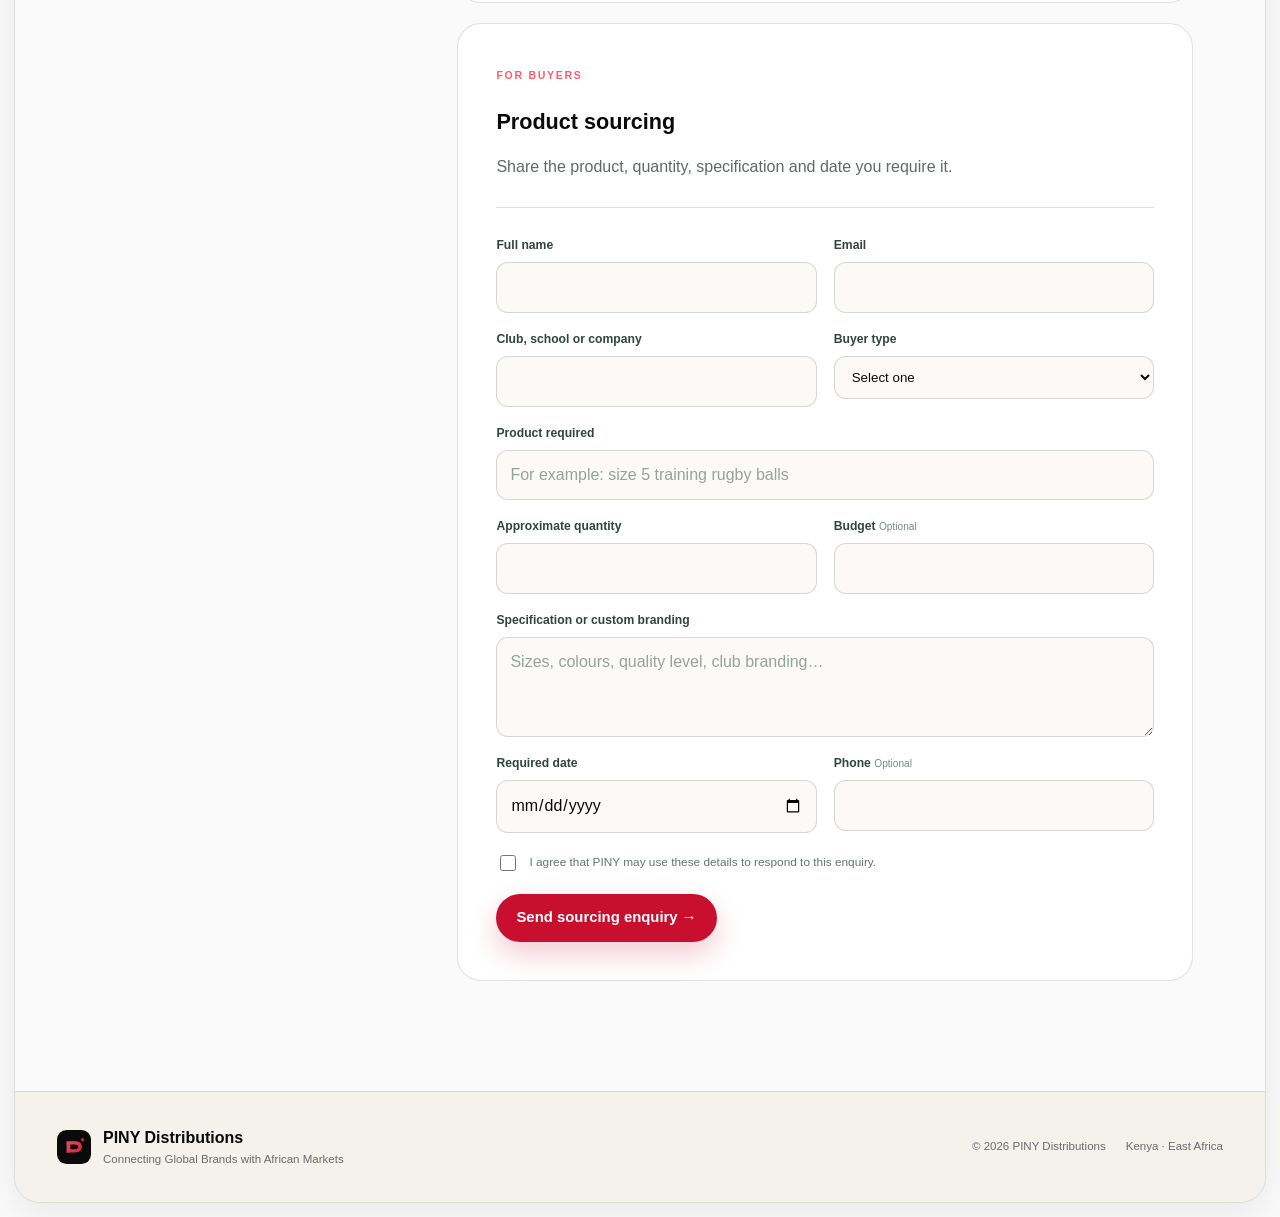
<file: contact.html>
<!DOCTYPE html>
<html lang="en">
<head>
  <meta charset="utf-8" />
  <meta name="viewport" content="width=device-width, initial-scale=1" />
  <title>Contact PINY Distributions</title>
  <meta name="description" content="Contact PINY Distributions about brand partnerships, product sourcing and market-entry opportunities in Kenya and East Africa." />
  <meta name="robots" content="index, follow" />
  <link rel="canonical" href="https://pinydistributions.com/contact.html" />
  <meta property="og:type" content="website" />
  <meta property="og:title" content="Contact PINY Distributions" />
  <meta property="og:description" content="Contact PINY Distributions about brand partnerships, product sourcing and market-entry opportunities in Kenya and East Africa." />
  <meta property="og:url" content="https://pinydistributions.com/contact.html" />
  <meta property="og:image" content="https://pinydistributions.com/social-card.svg" />
  <meta name="twitter:card" content="summary_large_image" />
  <meta name="theme-color" content="#0a0a0b" />
  <link rel="icon" href="favicon.svg" type="image/svg+xml" />
  <link rel="stylesheet" href="styles.css" />
</head>
<body>
<div class="site-shell">
  <header class="site-header" id="top">
    <a class="brand" href="index.html" aria-label="PINY Distributions home">
      <img src="logo.svg" alt="" class="brand-mark" />
      <span class="brand-copy"><strong>PINY</strong><span>DISTRIBUTIONS</span></span>
    </a>
    <button class="nav-toggle" aria-label="Open menu" aria-expanded="false"><span></span><span></span></button>
    <nav class="nav" aria-label="Primary navigation">
      <a href="index.html">Home</a>
      <a href="about.html">About</a>
      <a href="services.html">Services</a>
      <a href="industries.html">Industries</a>
      <a href="catalogue.html">E-Shop</a>
      <a href="brands.html">For brands</a>
      <a href="buyers.html">For buyers</a>
      <a aria-current="page" href="contact.html">Contact</a>
    </nav>
  </header>
  <main>
    <section class="page-hero"><p class="eyebrow">Contact</p><h1>Start with a clear conversation.</h1><p>Whether you represent an international brand or a local buyer, tell us what you are trying to achieve and where you need support.</p></section>
    <section class="section contact-layout form-contact-layout">
      <div class="contact-main"><div class="section-label">Business enquiries</div><h2>PINY Distributions</h2><p>Kenya · East Africa</p><p>Choose the form that matches your enquiry. Your submission will be delivered directly to PINY.</p><a class="contact-address" href="mailto:pinydistributions@outlook.com">pinydistributions@outlook.com</a></div>
      <div class="contact-options inquiry-forms">
        <article id="brand-enquiry">
          <span>FOR BRANDS</span><h3>Market-entry partnership</h3><p>Tell us about your product range, target customers and territory goals.</p>
          <form class="inquiry-form" action="https://formsubmit.co/pinydistributions@outlook.com" method="POST">
            <input type="hidden" name="_subject" value="New PINY brand partnership enquiry">
            <input type="hidden" name="_next" value="https://pinydistributions.com/thanks.html">
            <input type="hidden" name="_template" value="table">
            <input class="form-honey" type="text" name="_honey" tabindex="-1" autocomplete="off">
            <div class="form-grid">
              <label><span>Full name</span><input type="text" name="Full name" autocomplete="name" required></label>
              <label><span>Work email</span><input type="email" name="Email" autocomplete="email" required></label>
              <label><span>Company or brand</span><input type="text" name="Company or brand" autocomplete="organization" required></label>
              <label><span>Website <small>Optional</small></span><input type="url" name="Website" placeholder="https://"></label>
              <label class="form-wide"><span>Product range</span><textarea name="Product range" rows="3" placeholder="What products do you offer?" required></textarea></label>
              <label><span>Target customers</span><input type="text" name="Target customers" placeholder="Retailers, schools, clubs…" required></label>
              <label><span>Target territory</span><input type="text" name="Target territory" placeholder="Kenya, East Africa…" required></label>
              <label class="form-wide"><span>Commercial terms and goals</span><textarea name="Commercial terms and territory goals" rows="4" placeholder="Pricing, MOQ, lead time, partnership expectations…" required></textarea></label>
            </div>
            <label class="form-consent"><input type="checkbox" required><span>I agree that PINY may use these details to respond to this enquiry.</span></label>
            <button class="btn btn-primary form-submit" type="submit">Send brand enquiry →</button>
          </form>
        </article>
        <article id="buyer-enquiry">
          <span>FOR BUYERS</span><h3>Product sourcing</h3><p>Share the product, quantity, specification and date you require it.</p>
          <form class="inquiry-form" action="https://formsubmit.co/pinydistributions@outlook.com" method="POST">
            <input type="hidden" name="_subject" value="New PINY product sourcing enquiry">
            <input type="hidden" name="_next" value="https://pinydistributions.com/thanks.html">
            <input type="hidden" name="_template" value="table">
            <input class="form-honey" type="text" name="_honey" tabindex="-1" autocomplete="off">
            <div class="form-grid">
              <label><span>Full name</span><input type="text" name="Full name" autocomplete="name" required></label>
              <label><span>Email</span><input type="email" name="Email" autocomplete="email" required></label>
              <label><span>Club, school or company</span><input type="text" name="Organisation" autocomplete="organization" required></label>
              <label><span>Buyer type</span><select name="Buyer type" required><option value="" selected disabled>Select one</option><option>Club</option><option>School</option><option>Retailer</option><option>Institution</option><option>Individual</option><option>Other</option></select></label>
              <label class="form-wide"><span>Product required</span><input type="text" name="Product required" placeholder="For example: size 5 training rugby balls" required></label>
              <label><span>Approximate quantity</span><input type="text" name="Approximate quantity" required></label>
              <label><span>Budget <small>Optional</small></span><input type="text" name="Budget"></label>
              <label class="form-wide"><span>Specification or custom branding</span><textarea name="Specification or branding" rows="3" placeholder="Sizes, colours, quality level, club branding…"></textarea></label>
              <label><span>Required date</span><input type="date" name="Required date" required></label>
              <label><span>Phone <small>Optional</small></span><input type="tel" name="Phone" autocomplete="tel"></label>
            </div>
            <label class="form-consent"><input type="checkbox" required><span>I agree that PINY may use these details to respond to this enquiry.</span></label>
            <button class="btn btn-primary form-submit" type="submit">Send sourcing enquiry →</button>
          </form>
        </article>
      </div>
    </section></main>
  <footer>
    <div class="footer-brand"><img src="logo.svg" alt=""><div><strong>PINY Distributions</strong><span>Connecting Global Brands with African Markets</span></div></div>
    <div class="footer-meta"><span>© <span id="year"></span> PINY Distributions</span><span>Kenya · East Africa</span></div>
  </footer>
</div>
<script src="site-config.js"></script>
<script src="script.js"></script>
</body>
</html>
</file>
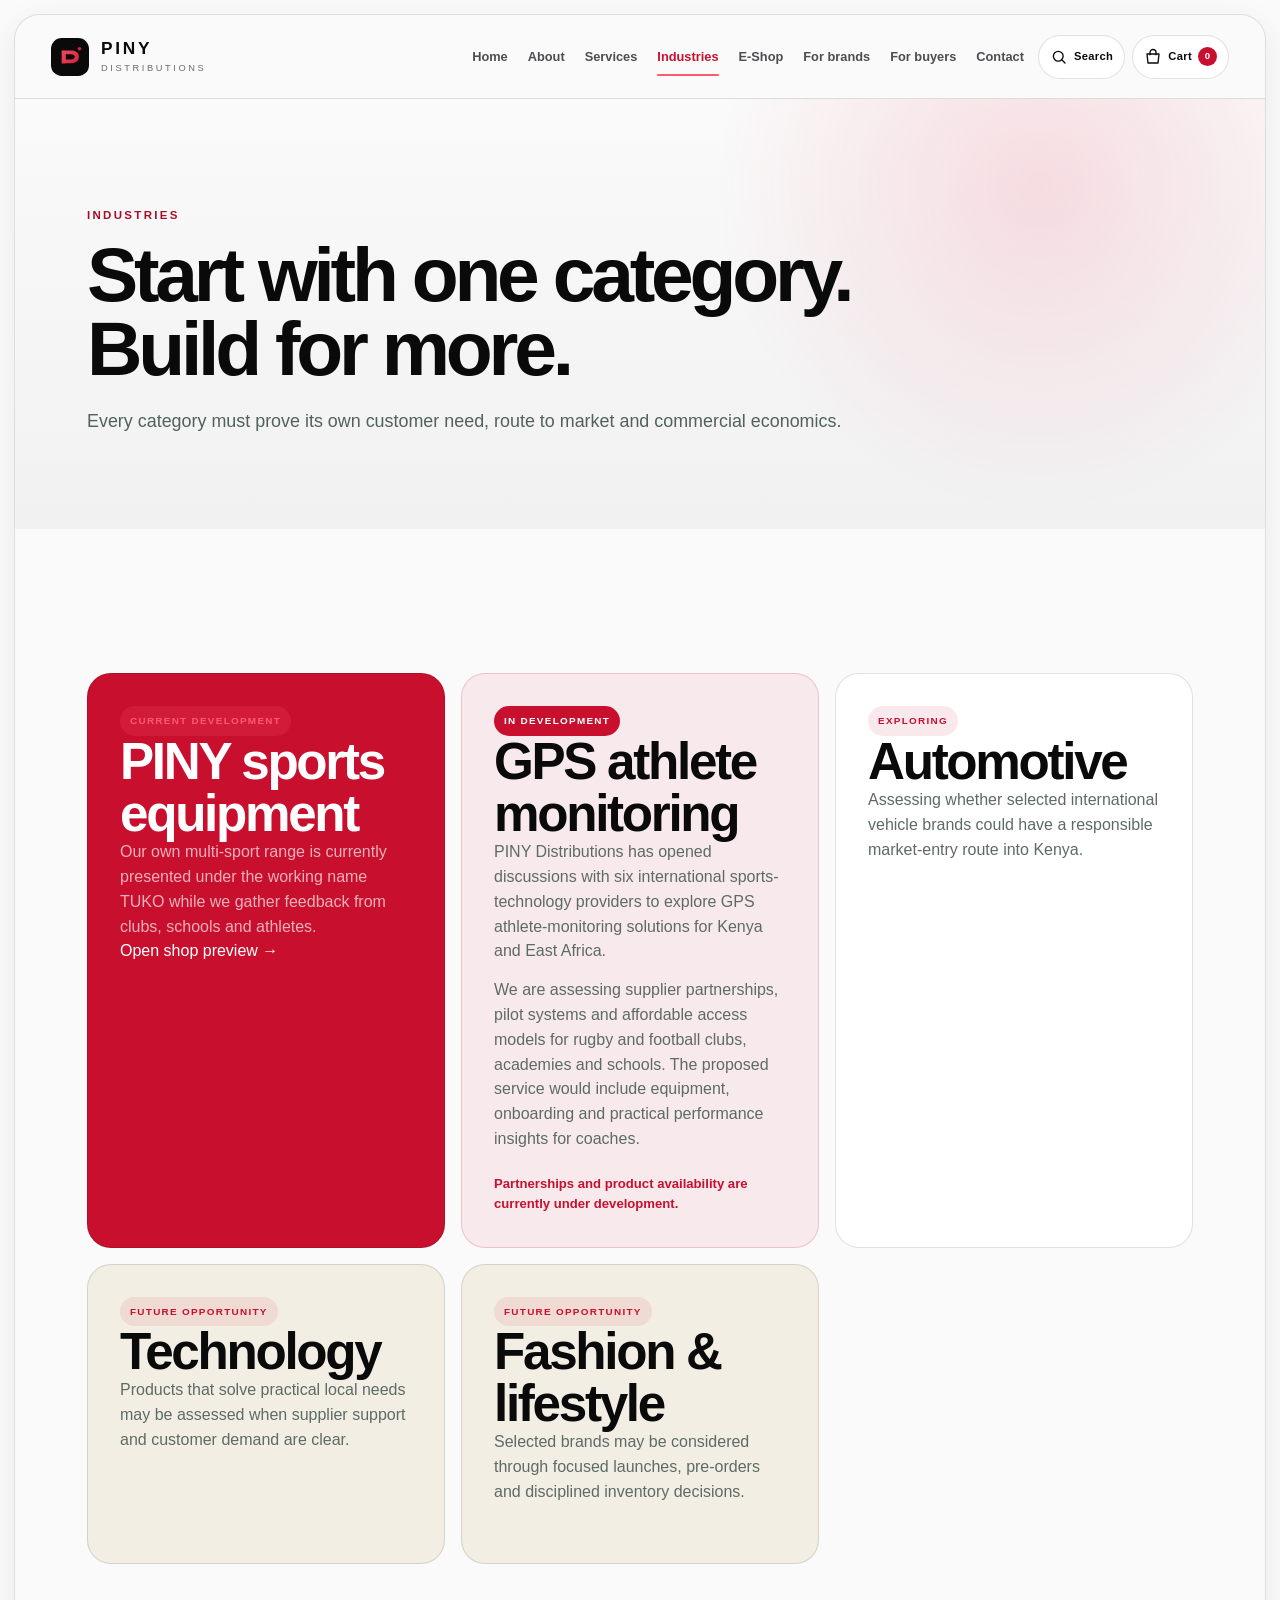
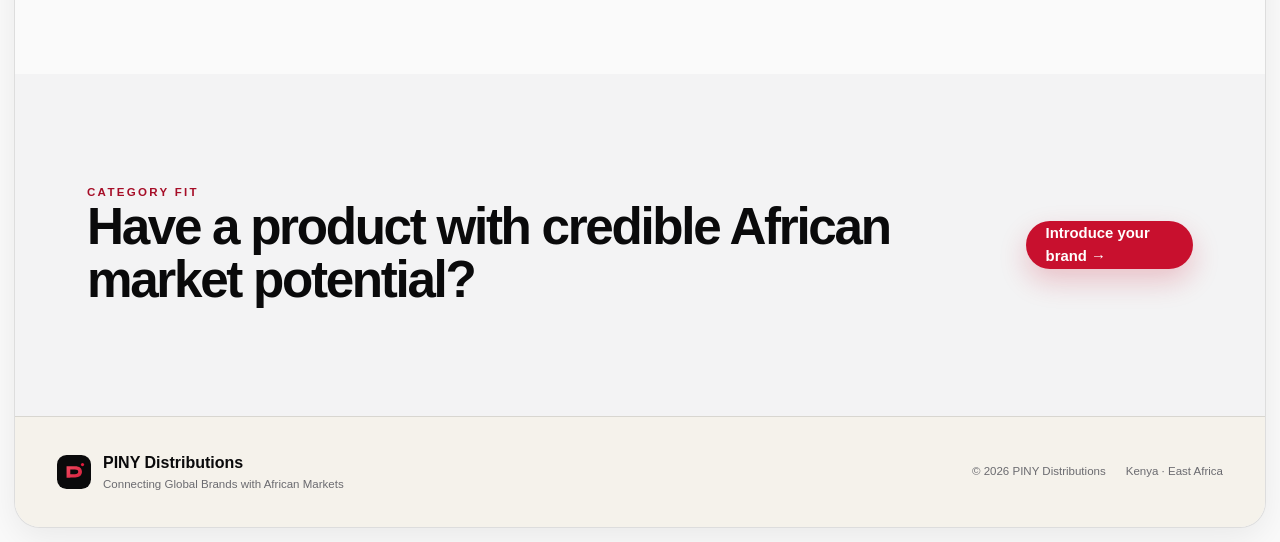
<file: industries.html>
<!DOCTYPE html>
<html lang="en">
<head>
  <meta charset="utf-8" />
  <meta name="viewport" content="width=device-width, initial-scale=1" />
  <title>Industries | PINY Distributions</title>
  <meta name="description" content="PINY is validating rugby equipment and developing GPS athlete-monitoring opportunities while assessing automotive, technology and lifestyle categories." />
  <meta name="robots" content="index, follow" />
  <link rel="canonical" href="https://pinydistributions.com/industries.html" />
  <meta property="og:type" content="website" />
  <meta property="og:title" content="Industries | PINY Distributions" />
  <meta property="og:description" content="PINY is validating rugby equipment and developing GPS athlete-monitoring opportunities while assessing automotive, technology and lifestyle categories." />
  <meta property="og:url" content="https://pinydistributions.com/industries.html" />
  <meta property="og:image" content="https://pinydistributions.com/social-card.svg" />
  <meta name="twitter:card" content="summary_large_image" />
  <meta name="theme-color" content="#0a0a0b" />
  <link rel="icon" href="favicon.svg" type="image/svg+xml" />
  <link rel="stylesheet" href="styles.css" />
</head>
<body>
<div class="site-shell">
  <header class="site-header" id="top">
    <a class="brand" href="index.html" aria-label="PINY Distributions home">
      <img src="logo.svg" alt="" class="brand-mark" />
      <span class="brand-copy"><strong>PINY</strong><span>DISTRIBUTIONS</span></span>
    </a>
    <button class="nav-toggle" aria-label="Open menu" aria-expanded="false"><span></span><span></span></button>
    <nav class="nav" aria-label="Primary navigation">
      <a href="index.html">Home</a>
      <a href="about.html">About</a>
      <a href="services.html">Services</a>
      <a aria-current="page" href="industries.html">Industries</a>
      <a href="catalogue.html">E-Shop</a>
      <a href="brands.html">For brands</a>
      <a href="buyers.html">For buyers</a>
      <a href="contact.html">Contact</a>
    </nav>
  </header>
  <main>
    <section class="page-hero"><p class="eyebrow">Industries</p><h1>Start with one category. Build for more.</h1><p>Every category must prove its own customer need, route to market and commercial economics.</p></section>
    <section class="section"><div class="industry-grid">
      <article class="industry-card active-industry"><span class="stage-label">CURRENT DEVELOPMENT</span><h2>PINY sports equipment</h2><p>Our own multi-sport range is currently presented under the working name TUKO while we gather feedback from clubs, schools and athletes.</p><a href="catalogue.html">Open shop preview →</a></article>
      <article class="industry-card gps-industry"><span class="stage-label">IN DEVELOPMENT</span><h2>GPS athlete monitoring</h2><p>PINY Distributions has opened discussions with six international sports-technology providers to explore GPS athlete-monitoring solutions for Kenya and East Africa.</p><p>We are assessing supplier partnerships, pilot systems and affordable access models for rugby and football clubs, academies and schools. The proposed service would include equipment, onboarding and practical performance insights for coaches.</p><p class="industry-note">Partnerships and product availability are currently under development.</p></article>
      <article class="industry-card"><span class="stage-label">EXPLORING</span><h2>Automotive</h2><p>Assessing whether selected international vehicle brands could have a responsible market-entry route into Kenya.</p></article>
      <article class="industry-card future-industry"><span class="stage-label">FUTURE OPPORTUNITY</span><h2>Technology</h2><p>Products that solve practical local needs may be assessed when supplier support and customer demand are clear.</p></article>
      <article class="industry-card future-industry"><span class="stage-label">FUTURE OPPORTUNITY</span><h2>Fashion & lifestyle</h2><p>Selected brands may be considered through focused launches, pre-orders and disciplined inventory decisions.</p></article>
    </div></section>
    <section class="section page-cta"><div><div class="section-label">Category fit</div><h2>Have a product with credible African market potential?</h2></div><a class="btn btn-primary" href="brands.html">Introduce your brand →</a></section></main>
  <footer>
    <div class="footer-brand"><img src="logo.svg" alt=""><div><strong>PINY Distributions</strong><span>Connecting Global Brands with African Markets</span></div></div>
    <div class="footer-meta"><span>© <span id="year"></span> PINY Distributions</span><span>Kenya · East Africa</span></div>
  </footer>
</div>
<script src="site-config.js"></script>
<script src="script.js"></script>
</body>
</html>
</file>
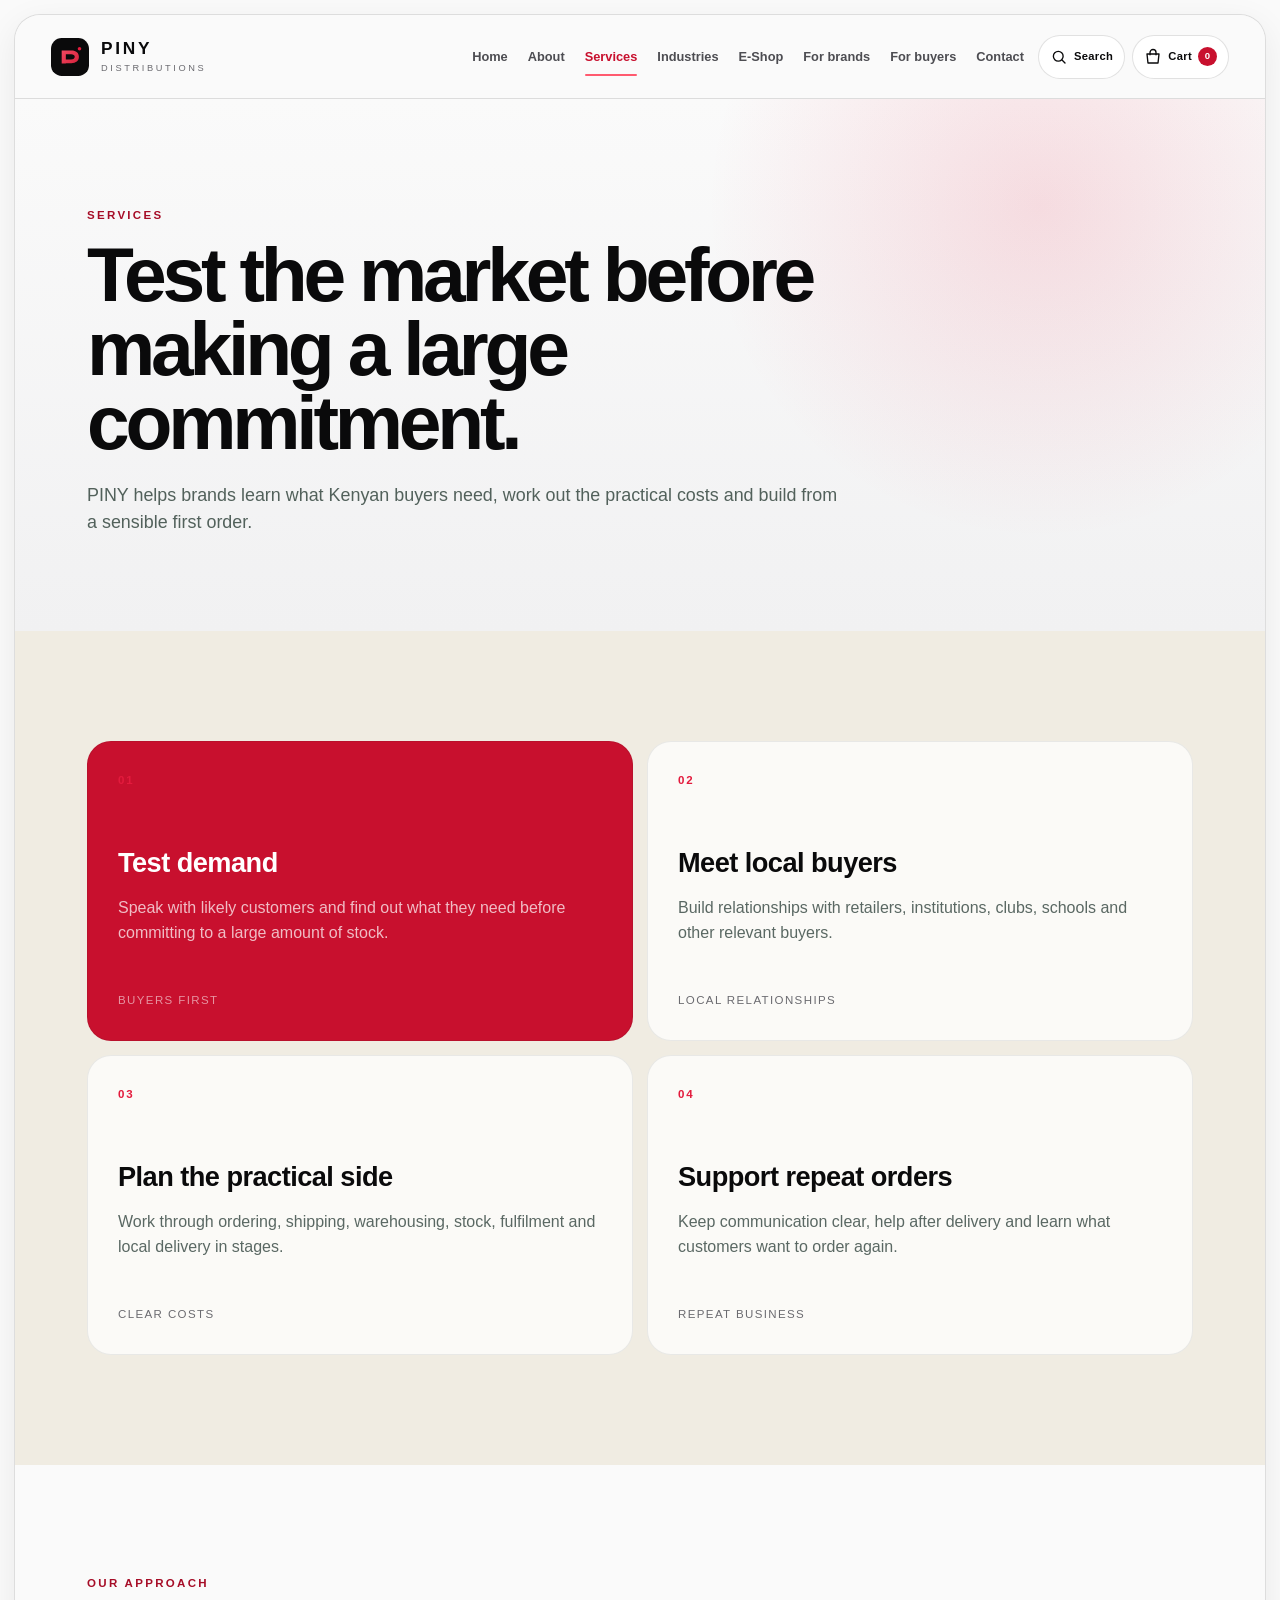
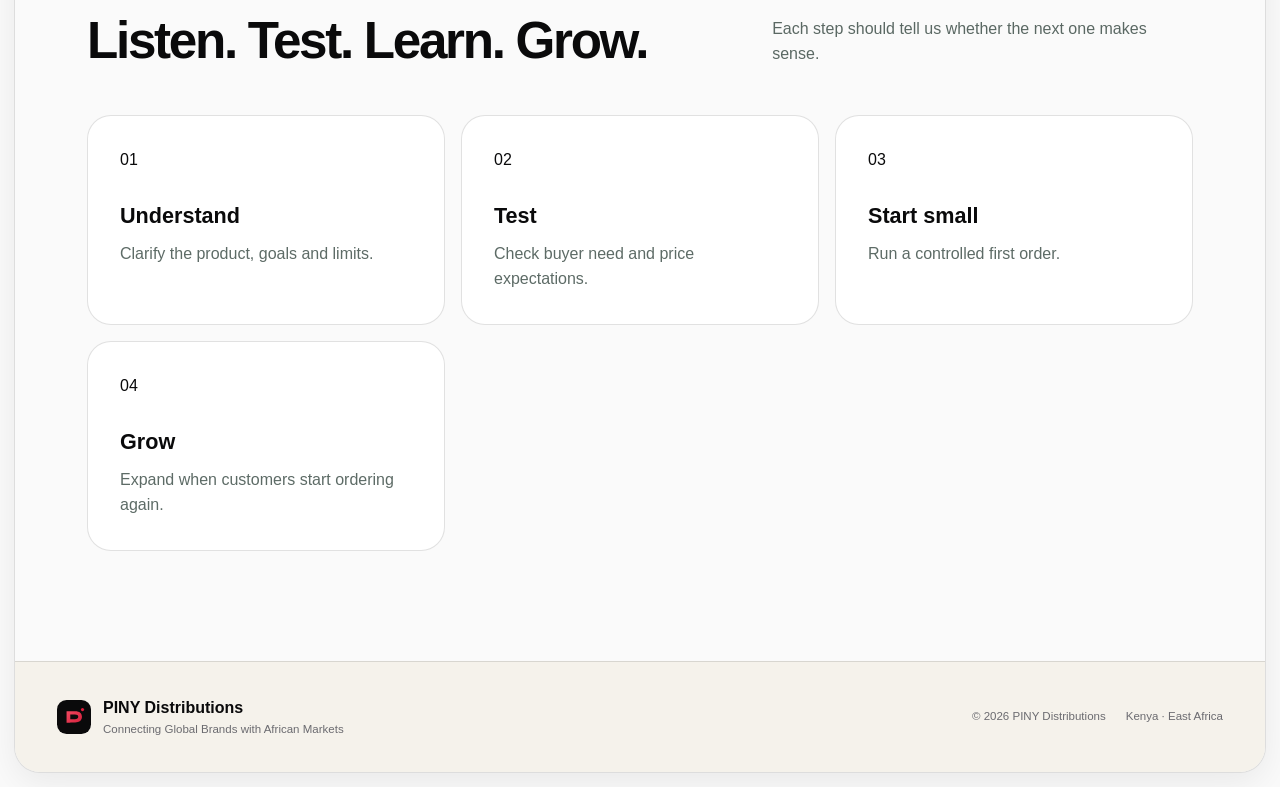
<file: services.html>
<!DOCTYPE html>
<html lang="en">
<head>
  <meta charset="utf-8" />
  <meta name="viewport" content="width=device-width, initial-scale=1" />
  <title>Services | PINY Distributions</title>
  <meta name="description" content="Market validation, local representation, distribution planning and sales support for brands entering Kenya and East Africa." />
  <meta name="robots" content="index, follow" />
  <link rel="canonical" href="https://pinydistributions.com/services.html" />
  <meta property="og:type" content="website" />
  <meta property="og:title" content="Services | PINY Distributions" />
  <meta property="og:description" content="Market validation, local representation, distribution planning and sales support for brands entering Kenya and East Africa." />
  <meta property="og:url" content="https://pinydistributions.com/services.html" />
  <meta property="og:image" content="https://pinydistributions.com/social-card.svg" />
  <meta name="twitter:card" content="summary_large_image" />
  <meta name="theme-color" content="#0a0a0b" />
  <link rel="icon" href="favicon.svg" type="image/svg+xml" />
  <link rel="stylesheet" href="styles.css" />
</head>
<body>
<div class="site-shell">
  <header class="site-header" id="top">
    <a class="brand" href="index.html" aria-label="PINY Distributions home">
      <img src="logo.svg" alt="" class="brand-mark" />
      <span class="brand-copy"><strong>PINY</strong><span>DISTRIBUTIONS</span></span>
    </a>
    <button class="nav-toggle" aria-label="Open menu" aria-expanded="false"><span></span><span></span></button>
    <nav class="nav" aria-label="Primary navigation">
      <a href="index.html">Home</a>
      <a href="about.html">About</a>
      <a aria-current="page" href="services.html">Services</a>
      <a href="industries.html">Industries</a>
      <a href="catalogue.html">E-Shop</a>
      <a href="brands.html">For brands</a>
      <a href="buyers.html">For buyers</a>
      <a href="contact.html">Contact</a>
    </nav>
  </header>
  <main>
    <section class="page-hero"><p class="eyebrow">Services</p><h1>Test the market before making a large commitment.</h1><p>PINY helps brands learn what Kenyan buyers need, work out the practical costs and build from a sensible first order.</p></section>
    <section class="section services page-services"><div class="service-grid">
      <article class="service-card featured"><span class="card-number">01</span><h3>Test demand</h3><p>Speak with likely customers and find out what they need before committing to a large amount of stock.</p><div class="card-tag">Buyers first</div></article>
      <article class="service-card"><span class="card-number">02</span><h3>Meet local buyers</h3><p>Build relationships with retailers, institutions, clubs, schools and other relevant buyers.</p><div class="card-tag">Local relationships</div></article>
      <article class="service-card"><span class="card-number">03</span><h3>Plan the practical side</h3><p>Work through ordering, shipping, warehousing, stock, fulfilment and local delivery in stages.</p><div class="card-tag">Clear costs</div></article>
      <article class="service-card"><span class="card-number">04</span><h3>Support repeat orders</h3><p>Keep communication clear, help after delivery and learn what customers want to order again.</p><div class="card-tag">Repeat business</div></article>
    </div></section>
    <section class="section"><div class="section-label">Our approach</div><div class="section-heading"><h2>Listen. Test. Learn. Grow.</h2><p>Each step should tell us whether the next one makes sense.</p></div><div class="timeline-grid"><article><span>01</span><h3>Understand</h3><p>Clarify the product, goals and limits.</p></article><article><span>02</span><h3>Test</h3><p>Check buyer need and price expectations.</p></article><article><span>03</span><h3>Start small</h3><p>Run a controlled first order.</p></article><article><span>04</span><h3>Grow</h3><p>Expand when customers start ordering again.</p></article></div></section></main>
  <footer>
    <div class="footer-brand"><img src="logo.svg" alt=""><div><strong>PINY Distributions</strong><span>Connecting Global Brands with African Markets</span></div></div>
    <div class="footer-meta"><span>© <span id="year"></span> PINY Distributions</span><span>Kenya · East Africa</span></div>
  </footer>
</div>
<script src="site-config.js"></script>
<script src="script.js"></script>
</body>
</html>
</file>
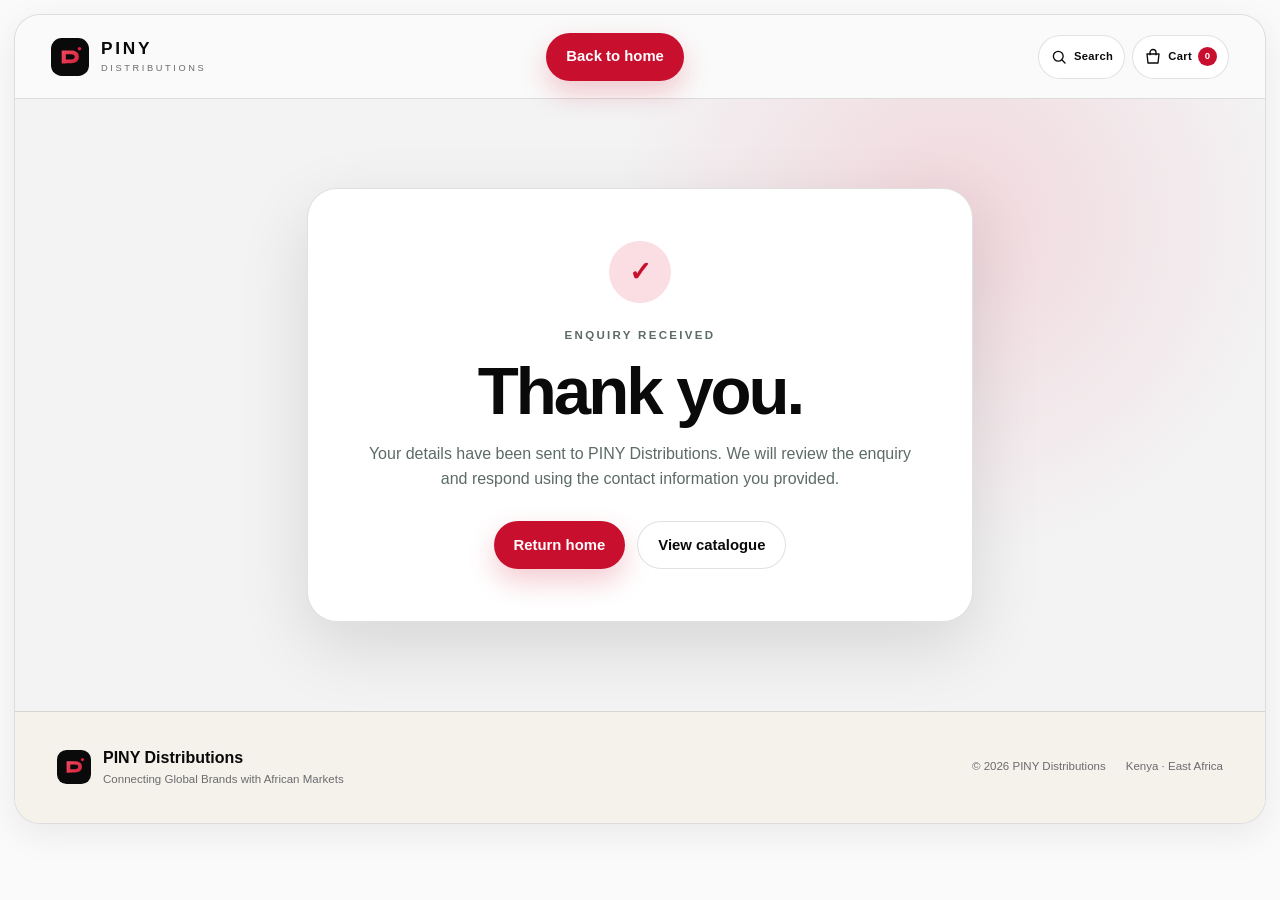
<file: thanks.html>
<!DOCTYPE html>
<html lang="en">
<head>
  <meta charset="utf-8" />
  <meta name="viewport" content="width=device-width, initial-scale=1" />
  <title>Thank You | PINY Distributions</title>
  <meta name="description" content="Thank you for contacting PINY Distributions." />
  <meta name="robots" content="noindex, follow" />
  <meta name="theme-color" content="#0a0a0b" />
  <link rel="icon" href="favicon.svg" type="image/svg+xml" />
  <link rel="stylesheet" href="styles.css" />
</head>
<body>
<div class="site-shell">
  <header class="site-header" id="top">
    <a class="brand" href="index.html" aria-label="PINY Distributions home">
      <img src="logo.svg" alt="" class="brand-mark" />
      <span class="brand-copy"><strong>PINY</strong><span>DISTRIBUTIONS</span></span>
    </a>
    <a class="btn btn-primary" href="index.html">Back to home</a>
  </header>
  <main class="thanks-main">
    <section class="thanks-card">
      <div class="thanks-mark" aria-hidden="true">✓</div>
      <p class="eyebrow">Enquiry received</p>
      <h1>Thank you.</h1>
      <p>Your details have been sent to PINY Distributions. We will review the enquiry and respond using the contact information you provided.</p>
      <div class="thanks-actions"><a class="btn btn-primary" href="index.html">Return home</a><a class="btn btn-secondary" href="catalogue.html">View catalogue</a></div>
    </section>
  </main>
  <footer>
    <div class="footer-brand"><img src="logo.svg" alt=""><div><strong>PINY Distributions</strong><span>Connecting Global Brands with African Markets</span></div></div>
    <div class="footer-meta"><span>© <span id="year"></span> PINY Distributions</span><span>Kenya · East Africa</span></div>
  </footer>
</div>
<script src="site-config.js"></script>
<script src="script.js"></script>
</body>
</html>
</file>
<file: styles.css>
:root {
  --ink: #0a0a0b;
  --ink-2: #171719;
  --forest: #c8102e;
  --forest-2: #a60d27;
  --mint: #ff5a6f;
  --sand: #e31b3d;
  --cream: #f3f3f4;
  --paper: #fafafa;
  --muted: #6b6b70;
  --line: rgba(10,10,11,.12);
  --white: #fff;
  --radius-xl: 34px;
  --radius-lg: 24px;
  --radius-md: 18px;
  --shadow: 0 24px 70px rgba(10,10,11,.12);
}

* { box-sizing: border-box; }
html { scroll-behavior: smooth; }
body {
  margin: 0;
  background: var(--paper);
  color: var(--ink);
  font-family: Inter, ui-sans-serif, -apple-system, BlinkMacSystemFont, "Segoe UI", sans-serif;
  line-height: 1.55;
  -webkit-font-smoothing: antialiased;
}
a { color: inherit; text-decoration: none; }
img { display: block; max-width: 100%; }
button, input, textarea { font: inherit; }

.site-shell {
  width: min(1440px, calc(100% - 28px));
  margin: 14px auto;
  overflow: hidden;
  border: 1px solid var(--line);
  border-radius: 26px;
  background: var(--paper);
  box-shadow: 0 10px 35px rgba(10,10,11,.07);
}

.site-header {
  height: 84px;
  display: flex;
  align-items: center;
  justify-content: space-between;
  padding: 0 36px;
  position: relative;
  z-index: 20;
  border-bottom: 1px solid var(--line);
  background: rgba(250,250,250,.92);
  backdrop-filter: blur(14px);
}

.brand {
  display: flex;
  align-items: center;
  gap: 12px;
}
.brand-mark { width: 38px; height: 38px; }
.brand-copy {
  display: flex;
  flex-direction: column;
  line-height: 1;
}
.brand-copy strong {
  font-size: 1.08rem;
  letter-spacing: .16em;
}
.brand-copy span {
  font-size: .58rem;
  letter-spacing: .28em;
  margin-top: 6px;
  color: var(--muted);
}

.nav {
  display: flex;
  align-items: center;
  gap: 28px;
  font-size: .92rem;
}
.nav a:not(.nav-cta) {
  color: #4d4d52;
  transition: color .2s ease;
}
.nav a:hover { color: var(--forest); }
.nav-cta {
  padding: 11px 17px;
  color: var(--white);
  background: var(--ink);
  border-radius: 999px;
}
.nav-toggle { display: none; }

.hero {
  min-height: 710px;
  padding: 90px 72px 72px;
  display: grid;
  grid-template-columns: 1.04fr .96fr;
  align-items: center;
  gap: 44px;
  background:
    radial-gradient(circle at 75% 20%, rgba(227,27,61,.13), transparent 32%),
    radial-gradient(circle at 18% 15%, rgba(10,10,11,.06), transparent 26%),
    linear-gradient(180deg, #fafafa 0%, #f2f2f3 100%);
}

.eyebrow, .section-label {
  font-size: .72rem;
  text-transform: uppercase;
  letter-spacing: .2em;
  font-weight: 700;
  color: var(--forest-2);
}
.hero h1 {
  margin: 16px 0 24px;
  font-size: clamp(3.3rem, 6vw, 6.7rem);
  line-height: .92;
  letter-spacing: -.055em;
  max-width: 770px;
}
.hero h1 span {
  color: var(--forest);
  display: block;
}
.hero-lede {
  max-width: 670px;
  font-size: 1.14rem;
  color: #56565c;
  margin: 0 0 34px;
}
.hero-actions { display: flex; gap: 12px; flex-wrap: wrap; }
.btn {
  display: inline-flex;
  align-items: center;
  justify-content: center;
  min-height: 48px;
  padding: 0 20px;
  border-radius: 999px;
  font-weight: 700;
  font-size: .93rem;
  transition: transform .2s ease, box-shadow .2s ease, background .2s ease;
}
.btn:hover { transform: translateY(-2px); }
.btn-primary {
  color: var(--white);
  background: var(--forest);
  box-shadow: 0 12px 28px rgba(200,16,46,.22);
}
.btn-secondary {
  border: 1px solid var(--line);
  background: rgba(255,255,255,.68);
}
.btn-light {
  background: var(--white);
  color: var(--ink);
}

.hero-proof {
  margin-top: 58px;
  padding-top: 28px;
  border-top: 1px solid var(--line);
  display: grid;
  grid-template-columns: repeat(3, 1fr);
  max-width: 660px;
}
.hero-proof div {
  display: flex;
  flex-direction: column;
  gap: 2px;
}
.hero-proof strong {
  color: var(--sand);
  font-size: .75rem;
  letter-spacing: .12em;
}
.hero-proof span {
  color: #4e5e58;
  font-size: .86rem;
}

.hero-photo {
  position: relative;
  min-height: 540px;
  margin: 0;
  overflow: hidden;
  border-radius: 30px;
  box-shadow: var(--shadow);
  background: var(--forest);
}
.hero-photo::after {
  content: "";
  position: absolute;
  inset: 0;
  background: linear-gradient(180deg, transparent 44%, rgba(10,10,11,.90) 100%);
  pointer-events: none;
}
.hero-photo > img {
  width: 100%;
  height: 540px;
  display: block;
  object-fit: cover;
  object-position: 52% center;
}
.hero-photo figcaption {
  position: absolute;
  z-index: 1;
  left: 28px;
  right: 28px;
  bottom: 24px;
  display: grid;
  gap: 3px;
  color: var(--white);
}
.hero-photo figcaption span {
  font-size: .72rem;
  letter-spacing: .14em;
  text-transform: uppercase;
  color: var(--mint);
}
.hero-photo figcaption strong { font-size: 1.05rem; }
.hero-photo figcaption a {
  width: fit-content;
  margin-top: 5px;
  font-size: .67rem;
  color: rgba(255,255,255,.70);
}
.orb {
  position: absolute;
  border-radius: 999px;
  filter: blur(1px);
}
.orb-one {
  width: 320px;
  height: 320px;
  right: 5%;
  top: 6%;
  background: rgba(227,27,61,.18);
}
.orb-two {
  width: 180px;
  height: 180px;
  left: 4%;
  bottom: 4%;
  background: rgba(10,10,11,.12);
}
.network-card {
  width: min(100%, 550px);
  position: relative;
  z-index: 2;
  padding: 22px;
  border: 1px solid rgba(255,255,255,.82);
  background: rgba(255,255,255,.76);
  backdrop-filter: blur(18px);
  border-radius: 30px;
  box-shadow: var(--shadow);
}
.network-head, .network-footer {
  display: flex;
  align-items: center;
  justify-content: space-between;
  gap: 10px;
  font-size: .72rem;
  color: var(--muted);
}
.status-dot {
  display: inline-flex;
  align-items: center;
  gap: 7px;
}
.status-dot::before {
  content: "";
  width: 7px; height: 7px;
  border-radius: 50%;
  background: var(--mint);
  box-shadow: 0 0 0 5px rgba(227,27,61,.13);
}
.network-footer {
  justify-content: flex-start;
  gap: 22px;
  padding-top: 10px;
  border-top: 1px solid var(--line);
}
.network-card svg {
  width: 100%;
  margin: 10px 0 4px;
}
.continent { fill: rgba(200,16,46,.10); stroke: rgba(200,16,46,.18); stroke-width: 1.3; }
.node { fill: var(--sand); }
.node-main { fill: var(--forest); stroke: var(--white); stroke-width: 5; }
.route { fill: none; stroke: url(#route); stroke-width: 3.5; stroke-linecap: round; stroke-dasharray: 5 9; }
.pulse { fill: none; stroke: rgba(200,16,46,.18); stroke-width: 1.5; }
.label { font-size: 11px; letter-spacing: 2px; fill: var(--forest); font-weight: 700; }

.product-photo-shields img { object-position: 72% 72%; }
.product-photo-post img { object-position: 20% center; }
.product-photo-gps img { object-position: center 78%; }
.catalogue-photo-note a { color: inherit; text-decoration: underline; text-underline-offset: 2px; }

.strip {
  min-height: 72px;
  padding: 0 50px;
  display: flex;
  align-items: center;
  justify-content: center;
  gap: 34px;
  color: rgba(255,255,255,.82);
  background: var(--ink);
  text-transform: uppercase;
  letter-spacing: .13em;
  font-size: .68rem;
}
.strip span {
  width: 5px; height: 5px; border-radius: 50%;
  background: var(--sand);
}

.section { padding: 110px 72px; }
.section-grid {
  display: grid;
  grid-template-columns: .9fr 1.1fr;
  gap: 74px;
  margin-top: 24px;
}
.section h2 {
  margin: 0;
  font-size: clamp(2.3rem, 4vw, 4.3rem);
  letter-spacing: -.045em;
  line-height: 1.02;
}
.section-copy {
  font-size: 1.06rem;
  color: #50605a;
}
.section-copy p { margin-top: 0; margin-bottom: 18px; }

.services {
  background: #f0ece2;
}
.section-heading {
  display: grid;
  grid-template-columns: 1.2fr .8fr;
  gap: 54px;
  align-items: end;
  margin: 22px 0 48px;
}
.section-heading p {
  color: #5a6863;
  max-width: 480px;
  margin: 0;
}

.service-grid {
  display: grid;
  grid-template-columns: repeat(2, 1fr);
  gap: 14px;
}
.service-card {
  min-height: 300px;
  padding: 30px;
  position: relative;
  display: flex;
  flex-direction: column;
  border-radius: var(--radius-lg);
  background: rgba(255,255,255,.72);
  border: 1px solid rgba(13,31,26,.08);
}
.service-card.featured {
  background: var(--forest);
  color: var(--white);
}
.card-number {
  font-size: .72rem;
  letter-spacing: .15em;
  color: var(--sand);
  font-weight: 800;
}
.service-card h3 {
  font-size: 1.7rem;
  letter-spacing: -.02em;
  margin: 52px 0 12px;
}
.service-card p {
  margin: 0;
  color: #5a6863;
  max-width: 520px;
}
.service-card.featured p { color: rgba(255,255,255,.72); }
.card-tag {
  margin-top: auto;
  padding-top: 26px;
  font-size: .72rem;
  text-transform: uppercase;
  letter-spacing: .12em;
  color: var(--muted);
}
.featured .card-tag { color: rgba(255,255,255,.55); }

.markets {
  background: var(--paper);
}
.market-panel {
  overflow: hidden;
  display: grid;
  grid-template-columns: .9fr 1.1fr;
  border-radius: var(--radius-xl);
  background: var(--ink);
  color: var(--white);
}
.market-copy {
  padding: 62px;
  background:
    radial-gradient(circle at 20% 10%, rgba(227,27,61,.12), transparent 40%),
    var(--ink);
}
.section-label.light { color: var(--mint); }
.market-copy h2 { margin-top: 18px; }
.market-copy p {
  margin: 24px 0 0;
  max-width: 500px;
  color: rgba(255,255,255,.64);
}
.market-list {
  padding: 28px;
  background: rgba(255,255,255,.05);
  border-left: 1px solid rgba(255,255,255,.08);
}
.market-row {
  min-height: 104px;
  display: grid;
  grid-template-columns: 44px 1fr auto;
  align-items: center;
  gap: 12px;
  padding: 0 22px;
  border-bottom: 1px solid rgba(255,255,255,.09);
  color: rgba(255,255,255,.62);
}
.market-row:last-child { border-bottom: 0; }
.market-row.active {
  color: var(--white);
  background: rgba(227,27,61,.08);
  border-radius: 18px;
}
.market-index {
  color: var(--sand);
  font-size: .72rem;
  font-weight: 800;
}
.market-row strong {
  display: block;
  font-size: 1.1rem;
}
.market-row small {
  color: rgba(255,255,255,.45);
}
.market-state {
  padding: 7px 10px;
  border: 1px solid rgba(255,255,255,.15);
  border-radius: 999px;
  font-size: .62rem;
  letter-spacing: .12em;
}
.active .market-state {
  color: var(--mint);
  border-color: rgba(227,27,61,.30);
}

.focus {
  padding-top: 70px;
}
.focus-grid {
  margin-top: 24px;
  display: grid;
  grid-template-columns: .9fr 1.1fr;
  gap: 74px;
}
.focus-intro p {
  color: #5b6964;
  max-width: 480px;
}
.steps { border-top: 1px solid var(--line); }
.step {
  display: grid;
  grid-template-columns: 56px 1fr;
  gap: 14px;
  padding: 26px 0;
  border-bottom: 1px solid var(--line);
}
.step > span {
  color: var(--sand);
  font-weight: 800;
  font-size: .76rem;
}
.step strong { font-size: 1.08rem; }
.step p { margin: 5px 0 0; color: #63716c; }

.partners { padding-top: 30px; }
.partner-card {
  padding: 64px;
  display: flex;
  align-items: end;
  justify-content: space-between;
  gap: 40px;
  border-radius: var(--radius-xl);
  color: var(--white);
  background:
    radial-gradient(circle at 85% 15%, rgba(255,90,111,.20), transparent 25%),
    linear-gradient(135deg, var(--forest), #1a080d 72%);
}
.partner-card h2 { margin: 14px 0 18px; max-width: 800px; }
.partner-card p:not(.eyebrow) { color: rgba(255,255,255,.68); max-width: 720px; }

.contact {
  display: grid;
  grid-template-columns: 1fr .85fr;
  gap: 74px;
  align-items: center;
}
.contact-copy h2 { margin: 18px 0; }
.contact-copy p {
  max-width: 580px;
  color: #5a6863;
}
.contact-card {
  padding: 38px;
  border-radius: var(--radius-lg);
  background: var(--cream);
  border: 1px solid var(--line);
}
.contact-kicker {
  font-size: .7rem;
  text-transform: uppercase;
  letter-spacing: .16em;
  color: var(--forest);
  font-weight: 800;
}
.contact-card h3 {
  font-size: 1.8rem;
  margin: 18px 0 4px;
}
.contact-card p { margin: 0 0 22px; color: #5e6c67; }
.contact-note {
  padding: 14px 16px;
  border-radius: 14px;
  background: rgba(227,27,61,.10);
  color: #68582f !important;
  font-size: .9rem;
}
.disabled-link {
  opacity: .55;
  pointer-events: none;
}

footer {
  padding: 34px 42px;
  border-top: 1px solid var(--line);
  display: flex;
  align-items: center;
  justify-content: space-between;
  gap: 20px;
  background: #f5f2eb;
}
.footer-brand {
  display: flex;
  align-items: center;
  gap: 12px;
}
.footer-brand img { width: 34px; }
.footer-brand strong, .footer-brand span { display: block; }
.footer-brand span {
  font-size: .72rem;
  color: var(--muted);
}
.footer-meta {
  display: flex;
  gap: 20px;
  font-size: .72rem;
  color: var(--muted);
}

@media (max-width: 980px) {
  .site-shell {
    width: min(100% - 16px, 1440px);
    margin: 8px auto;
    border-radius: 18px;
  }
  .site-header { padding: 0 20px; }
  .nav-toggle {
    width: 42px; height: 42px;
    display: grid;
    place-items: center;
    gap: 5px;
    border: 0;
    border-radius: 50%;
    background: var(--cream);
  }
  .nav-toggle span {
    width: 18px; height: 1.5px;
    background: var(--ink);
  }
  .nav {
    position: absolute;
    left: 12px; right: 12px; top: 78px;
    padding: 18px;
    display: none;
    flex-direction: column;
    align-items: stretch;
    gap: 6px;
    border-radius: 18px;
    background: var(--paper);
    border: 1px solid var(--line);
    box-shadow: var(--shadow);
  }
  .nav.open { display: flex; }
  .nav a { padding: 11px 12px; }
  .nav-cta { text-align: center; }
  .hero {
    grid-template-columns: 1fr;
    padding: 70px 28px 40px;
  }
  .hero h1 { font-size: clamp(3.3rem, 12vw, 5rem); }
  .hero-photo { min-height: 420px; }
  .hero-photo > img { height: 420px; }
  .section, .partners { padding: 78px 28px; }
  .section-grid, .section-heading, .focus-grid, .contact {
    grid-template-columns: 1fr;
    gap: 34px;
  }
  .service-grid { grid-template-columns: 1fr; }
  .market-panel { grid-template-columns: 1fr; }
  .market-copy { padding: 40px 30px; }
  .market-list {
    border-left: 0;
    border-top: 1px solid rgba(255,255,255,.08);
  }
  .partner-card {
    padding: 42px 30px;
    flex-direction: column;
    align-items: flex-start;
  }
}

@media (max-width: 620px) {
  .brand-copy span { letter-spacing: .20em; }
  .hero { padding-top: 54px; }
  .hero h1 { font-size: clamp(2.8rem, 16vw, 4.2rem); }
  .hero-lede { font-size: 1rem; }
  .hero-actions .btn { width: 100%; }
  .hero-proof { gap: 14px; }
  .hero-proof span { font-size: .73rem; }
  .hero-photo { min-height: 350px; }
  .hero-photo > img { height: 350px; }
  .network-card { padding: 15px; border-radius: 22px; }
  .strip {
    padding: 24px;
    flex-wrap: wrap;
    gap: 14px;
    text-align: center;
  }
  .section { padding: 66px 22px; }
  .section h2 { font-size: clamp(2.1rem, 11vw, 3.3rem); }
  .service-card { min-height: 260px; }
  .service-card h3 { margin-top: 34px; }
  .market-row {
    grid-template-columns: 36px 1fr;
    padding: 12px 10px;
  }
  .market-state { display: none; }
  .partner-card { padding: 34px 24px; }
  footer {
    flex-direction: column;
    align-items: flex-start;
    padding: 28px 24px;
  }
  .footer-meta { flex-direction: column; gap: 4px; }
}


/* --- PINY V2 premium additions --- */
.hero-v2{min-height:760px}
.hero-v2 h1{font-size:clamp(3.5rem,6.3vw,7rem)}
.hero-v2 h1 span{margin-top:.08em}
.hero-actions b{font-size:1.05rem}
.network-v2{box-shadow:0 32px 90px rgba(13,31,26,.14)}
.floating-chip{position:absolute;z-index:4;padding:14px 16px;border-radius:16px;background:rgba(13,31,26,.94);color:#fff;box-shadow:0 18px 45px rgba(13,31,26,.18);font-size:.78rem}
.floating-chip small{display:block;color:rgba(255,255,255,.5);margin-bottom:3px}.floating-chip strong{font-size:.86rem}.chip-a{right:-5px;top:90px}.chip-b{left:-8px;bottom:92px}
.pilot-layout{display:grid;grid-template-columns:.9fr 1.1fr;gap:68px;align-items:center;margin-top:24px}.pilot-copy p{color:#5b6964;max-width:570px;font-size:1.04rem}.pilot-card{padding:34px;border-radius:26px;border:1px solid var(--line);background:linear-gradient(135deg,#fff,#f2f2f3);box-shadow:0 18px 44px rgba(10,10,11,.06)}.pilot-top{display:flex;justify-content:space-between;gap:15px;align-items:center;font-size:.68rem;text-transform:uppercase;letter-spacing:.13em;color:var(--forest);font-weight:800}.pilot-top b{padding:7px 10px;border-radius:999px;background:rgba(227,27,61,.12);font-size:.6rem}.pilot-card h3{font-size:1.85rem;margin:28px 0 10px}.pilot-card p{color:#5d6b66}.pilot-tags{display:flex;gap:10px;flex-wrap:wrap;margin-top:24px;padding-top:20px;border-top:1px solid var(--line)}.pilot-tags span{font-size:.72rem;padding:7px 10px;border-radius:999px;background:rgba(10,10,11,.06);color:#5c6964}
.partnership-section{background:#f0ece2}.partner-models{display:grid;grid-template-columns:repeat(4,1fr);gap:14px}.model-card{min-height:270px;padding:28px;border-radius:24px;background:rgba(255,255,255,.74);border:1px solid rgba(13,31,26,.08)}.model-card>span{color:var(--sand);font-size:.72rem;font-weight:800;letter-spacing:.14em}.model-card h3{font-size:1.35rem;margin:48px 0 10px}.model-card p{color:#5d6b66;margin:0}
.founder-section{padding-top:48px}.founder-card-v2{display:grid;grid-template-columns:.65fr 1.35fr;gap:42px;padding:42px;border-radius:34px;background:var(--ink);color:#fff}.founder-mark{min-height:310px;display:grid;place-items:center;border-radius:25px;background:radial-gradient(circle at 70% 20%,rgba(227,27,61,.22),transparent 34%),radial-gradient(circle at 20% 80%,rgba(255,90,111,.12),transparent 32%),#17070b}.founder-mark span{width:150px;height:150px;border-radius:50%;display:grid;place-items:center;border:1px solid rgba(255,255,255,.14);background:rgba(255,255,255,.06);color:var(--sand);font-size:2.2rem;font-weight:800;letter-spacing:.08em}.founder-copy-v2{padding:18px 0}.founder-copy-v2 h2{margin:14px 0 20px}.founder-copy-v2 p{color:rgba(255,255,255,.64);max-width:780px}
.proof-grid{display:grid;grid-template-columns:repeat(4,1fr);gap:14px}.proof-card{padding:30px;border-radius:24px;background:#fff;border:1px solid var(--line);min-height:245px}.proof-card>strong{font-size:2.4rem;letter-spacing:-.05em;color:var(--sand)}.proof-card h3{margin:28px 0 8px}.proof-card p{margin:0;color:#5e6d67}.dark-proof{background:var(--forest);color:#fff}.dark-proof p{color:rgba(255,255,255,.65)}.dark-proof>strong{color:var(--mint)}
.contact-email{font-size:.82rem;max-width:100%;word-break:break-word;text-align:center}
@media(max-width:1120px){.partner-models,.proof-grid{grid-template-columns:repeat(2,1fr)}}
@media(max-width:980px){.pilot-layout,.founder-card-v2{grid-template-columns:1fr;gap:34px}.founder-mark{min-height:240px}.floating-chip{display:none}}
@media(max-width:620px){.partner-models,.proof-grid{grid-template-columns:1fr}.pilot-card{padding:26px}.pilot-top{align-items:flex-start;flex-direction:column}.contact-email{width:100%}}

/* --- Multi-page site --- */
.nav{gap:15px;font-size:.80rem;font-weight:650;white-space:nowrap}
.nav a[aria-current="page"]{color:var(--forest);position:relative}
.nav a[aria-current="page"]::after{content:"";position:absolute;left:0;right:0;bottom:-10px;height:2px;border-radius:2px;background:var(--mint)}
.page-hero{padding:96px 72px 76px;background:radial-gradient(circle at 82% 20%,rgba(227,27,61,.13),transparent 30%),linear-gradient(180deg,#fafafa,#f1f1f2)}
.page-hero h1{max-width:900px;margin:14px 0 22px;font-size:clamp(3.1rem,6vw,6rem);line-height:.96;letter-spacing:-.055em}
.page-hero>p:last-child,.page-hero>p:nth-last-child(2){max-width:760px;color:#52615b;font-size:1.12rem}
.page-section{padding-top:84px;padding-bottom:84px}
.three-card-grid{grid-template-columns:repeat(3,1fr)}
.card-link{display:inline-block;margin-top:24px;color:var(--forest);font-size:.82rem;font-weight:800}
.current-focus-section{background:var(--ink);color:#fff}
.split-feature{display:grid;grid-template-columns:1.15fr .85fr;gap:70px;align-items:center}
.split-feature>div:first-child>p{max-width:650px;color:rgba(255,255,255,.66);font-size:1.05rem;margin:0 0 28px}
.split-feature h2{max-width:730px}
.future-panel{padding:38px;border:1px solid rgba(255,255,255,.12);border-radius:28px;background:rgba(255,255,255,.055)}
.future-panel>span,.product-category,.contact-options article>span{font-size:.66rem;letter-spacing:.16em;font-weight:800;color:var(--mint)}
.future-panel h3{margin:20px 0 12px;font-size:1.65rem}
.future-panel p{color:rgba(255,255,255,.62)}
.future-panel a{display:inline-block;margin-top:18px;color:var(--sand);font-size:.82rem;font-weight:800}
.page-cta{display:flex;align-items:center;justify-content:space-between;gap:30px;background:var(--cream)}
.page-cta h2{margin-bottom:0}
.timeline-grid,.industry-grid,.buyer-grid{display:grid;grid-template-columns:repeat(3,1fr);gap:16px;margin-top:34px}
.timeline-grid article,.industry-card,.buyer-card{padding:32px;border:1px solid var(--line);border-radius:24px;background:#fff}
.timeline-grid strong,.order-grid strong{color:var(--sand);font-size:1.8rem}
.timeline-grid h3,.industry-card h3,.buyer-card h3{margin:26px 0 10px;font-size:1.35rem}
.timeline-grid p,.industry-card p,.buyer-card p{color:#5d6b66;margin:0}
.industry-card{min-height:300px;display:flex;flex-direction:column}
.industry-card .stage-label{align-self:flex-start}
.stage-label{padding:7px 10px;border-radius:999px;background:rgba(200,16,46,.09);color:var(--forest);font-size:.62rem;letter-spacing:.13em;font-weight:800}
.active-industry{background:var(--forest);color:#fff}
.active-industry p{color:rgba(255,255,255,.67)}
.active-industry .stage-label{background:rgba(255,90,111,.16);color:var(--mint)}
.gps-industry{background:#f8e9ed;border-color:rgba(200,16,46,.18)}
.gps-industry .stage-label{background:var(--forest);color:#fff}
.gps-industry p+p{margin-top:14px}
.gps-industry .industry-note{margin-top:auto;padding-top:22px;font-size:.82rem;font-weight:700;color:var(--forest)}
.future-industry{background:#f3eee4}
.catalogue-hero{padding-bottom:64px}
.notice-pill{display:flex;align-items:center;gap:16px;max-width:max-content;margin-top:28px;padding:12px 16px;border:1px solid var(--line);border-radius:999px;background:rgba(255,255,255,.72);font-size:.76rem}
.notice-pill .status-dot{padding-left:17px;color:var(--forest);font-weight:800}
.notice-pill b{font-weight:600;color:#52615b}
.catalogue-section{padding-top:48px}
.catalogue-grid{display:grid;grid-template-columns:repeat(4,1fr);gap:15px}
.product-card{min-height:470px;padding:0;display:flex;flex-direction:column;overflow:hidden;border:1px solid var(--line);border-radius:24px;background:#fff}
.product-photo{height:205px;margin:0;overflow:hidden;background:#e8e3d9}
.product-photo img{width:100%;height:100%;display:block;object-fit:cover;transition:transform .35s ease}
.product-card:hover .product-photo img{transform:scale(1.035)}
.product-content{padding:25px 28px 28px;display:flex;flex:1;flex-direction:column}
.product-card h2{margin:20px 0 14px;font-size:1.45rem;line-height:1.1}
.product-card ul{padding-left:18px;margin:0;color:#5d6b66;font-size:.92rem}
.product-card li+li{margin-top:7px}
.product-card a{margin-top:auto;padding-top:24px;color:var(--forest);font-size:.82rem;font-weight:800}
.featured-product{background:var(--forest);color:#fff}
.featured-product .product-category,.featured-product a{color:var(--mint)}
.featured-product ul{color:rgba(255,255,255,.68)}
.catalogue-photo-note{max-width:840px;margin:24px 0 0;color:#65736e;font-size:.78rem}
.order-process{background:var(--ink);color:#fff}
.order-grid{display:grid;grid-template-columns:repeat(3,1fr);gap:14px;margin:32px 0}
.order-grid article{padding:28px;border-radius:22px;background:rgba(255,255,255,.06);border:1px solid rgba(255,255,255,.10)}
.order-grid h3{margin:18px 0 8px}
.order-grid p{margin:0;color:rgba(255,255,255,.62)}
.brand-checklist,.buyer-checklist{display:grid;grid-template-columns:repeat(2,1fr);gap:14px;margin-top:30px}
.brand-checklist ul,.buyer-checklist ul{margin:0;padding:32px 32px 32px 54px;border-radius:24px;background:var(--ink);color:rgba(255,255,255,.76)}
.brand-checklist li+li,.buyer-checklist li+li{margin-top:12px}
.buyer-checklist{background:var(--forest);color:#fff}
.buyer-checklist>div>p{max-width:620px;color:rgba(255,255,255,.66)}
.buyer-checklist ul{background:rgba(255,255,255,.08);border:1px solid rgba(255,255,255,.11)}
.buyer-card{min-height:285px}
.buyer-card a{display:inline-block;margin-top:24px;color:var(--forest);font-weight:800;font-size:.82rem}
.contact-layout{display:grid;grid-template-columns:.85fr 1.15fr;gap:70px;align-items:start}
.contact-main h2{margin:16px 0 8px}
.contact-main>p{color:#65736e}
.contact-address{display:inline-block;margin-top:24px;color:var(--forest);font-weight:800;word-break:break-word}
.contact-options{display:grid;gap:14px}
.contact-options article{padding:32px;border:1px solid var(--line);border-radius:24px;background:#fff}
.contact-options h3{margin:18px 0 8px;font-size:1.35rem}
.contact-options p{color:#5d6b66}
.contact-options a{display:inline-block;margin-top:15px;color:var(--forest);font-size:.82rem;font-weight:800}
.form-contact-layout{grid-template-columns:.58fr 1.42fr}
.form-contact-layout .contact-main{position:sticky;top:28px}
.inquiry-forms{gap:20px}
.inquiry-forms article{padding:38px}
.inquiry-forms article[id]{scroll-margin-top:24px}
.inquiry-form{margin-top:28px;padding-top:28px;border-top:1px solid var(--line)}
.form-grid{display:grid;grid-template-columns:repeat(2,minmax(0,1fr));gap:17px}
.form-grid label{display:flex;flex-direction:column;gap:7px}
.form-grid label>span{color:#31443d;font-size:.76rem;font-weight:750}
.form-grid small{color:#7a8782;font-weight:500}
.form-wide{grid-column:1/-1}
.inquiry-form input,.inquiry-form select,.inquiry-form textarea{width:100%;border:1px solid rgba(13,31,26,.16);border-radius:12px;background:#fbfaf7;color:var(--ink);padding:12px 13px;outline:none;transition:border-color .2s ease,box-shadow .2s ease}
.inquiry-form textarea{resize:vertical;min-height:92px}
.inquiry-form input:focus,.inquiry-form select:focus,.inquiry-form textarea:focus{border-color:var(--forest-2);box-shadow:0 0 0 3px rgba(227,27,61,.16)}
.inquiry-form input::placeholder,.inquiry-form textarea::placeholder{color:#98a19d}
.form-consent{display:flex;align-items:flex-start;gap:10px;margin:20px 0;color:#65736e;font-size:.74rem}
.form-consent input{width:16px;height:16px;margin-top:2px;accent-color:var(--forest)}
.form-submit{border:0;cursor:pointer}
.form-submit:disabled{cursor:wait;opacity:.7}
.form-honey{position:absolute!important;left:-9999px!important;width:1px!important;height:1px!important;opacity:0!important}
.thanks-main{min-height:68vh;display:grid;place-items:center;padding:72px 28px;background:radial-gradient(circle at 75% 20%,rgba(227,27,61,.13),transparent 32%),var(--cream)}
.thanks-card{max-width:720px;padding:52px;text-align:center;border:1px solid var(--line);border-radius:30px;background:#fff;box-shadow:var(--shadow)}
.thanks-mark{width:62px;height:62px;margin:0 auto 24px;display:grid;place-items:center;border-radius:50%;background:rgba(227,27,61,.14);color:var(--forest);font-size:1.7rem;font-weight:900}
.thanks-card h1{margin:12px 0 18px;font-size:clamp(2.3rem,6vw,4.2rem);line-height:1;letter-spacing:-.045em}
.thanks-card p{max-width:560px;margin:0 auto;color:#5d6b66}
.thanks-actions{display:flex;justify-content:center;gap:12px;flex-wrap:wrap;margin-top:30px}

@media(max-width:1120px){
  .site-header{padding:0 26px}
  .nav{gap:10px;font-size:.73rem}
  .catalogue-grid{grid-template-columns:repeat(2,1fr)}
}
@media(max-width:980px){
  .nav a[aria-current="page"]::after{display:none}
  .page-hero{padding:72px 34px 58px}
  .three-card-grid,.timeline-grid,.industry-grid,.buyer-grid{grid-template-columns:1fr}
  .split-feature,.contact-layout{grid-template-columns:1fr;gap:34px}
  .form-contact-layout .contact-main{position:static}
  .page-cta{align-items:flex-start;flex-direction:column}
  .brand-checklist,.buyer-checklist{grid-template-columns:1fr}
}
@media(max-width:620px){
  .page-hero{padding:58px 22px 48px}
  .page-hero h1{font-size:clamp(2.6rem,13vw,4rem)}
  .notice-pill{align-items:flex-start;flex-direction:column;border-radius:20px}
  .catalogue-grid,.order-grid{grid-template-columns:1fr}
  .product-card{min-height:450px}
  .product-photo{height:220px}
  .future-panel,.contact-options article{padding:27px}
  .form-grid{grid-template-columns:1fr}
  .form-wide{grid-column:auto}
  .thanks-card{padding:38px 24px}
}

/* --- Commerce interface --- */
.site-header .brand{flex:0 0 auto}
.site-header .nav{margin-left:auto;gap:20px}
.header-tools{order:3;display:flex;align-items:center;gap:7px;margin-left:14px}
.header-tool{position:relative;min-height:42px;padding:0 11px;display:flex;align-items:center;gap:6px;border:1px solid var(--line);border-radius:999px;background:#fff;color:var(--ink);cursor:pointer;white-space:nowrap}
.header-tool>span{font-size:.74rem;font-weight:850;text-transform:uppercase}
.search-launcher>span{font-size:1.45rem;line-height:0;transform:rotate(-18deg)}
.header-tool b{font-size:.7rem;letter-spacing:.03em}
.header-tool i,.hero-cart-button [data-cart-count]{min-width:19px;height:19px;padding:0 5px;display:grid;place-items:center;border-radius:999px;background:var(--forest);color:#fff;font-size:.6rem;font-style:normal;font-weight:850}
.site-search-dialog{width:min(720px,calc(100% - 28px));padding:0;border:0;border-radius:25px;background:#fff;box-shadow:0 34px 100px rgba(0,0,0,.3)}
.site-search-dialog::backdrop{background:rgba(5,5,7,.74);backdrop-filter:blur(6px)}
.site-search-box{padding:28px}
.site-search-top{display:flex;align-items:flex-start;justify-content:space-between;gap:20px}
.site-search-top p{margin:0 0 5px;color:var(--forest);font-size:.65rem;font-weight:850;letter-spacing:.16em;text-transform:uppercase}
.site-search-top h2{margin:0;font-size:1.65rem;letter-spacing:-.035em}
.site-search-close,.cart-close{width:40px;height:40px;border:1px solid var(--line);border-radius:50%;background:#f5f5f6;color:var(--ink);font-size:1.5rem;line-height:1;cursor:pointer}
.site-search-field{margin:22px 0 12px;min-height:58px;padding:0 18px;display:flex;align-items:center;gap:12px;border:2px solid var(--ink);border-radius:16px;background:#fff}
.site-search-field>span{font-size:1.45rem}.site-search-field input{width:100%;border:0;outline:0;font-size:1rem;background:transparent}
.site-search-results{display:grid;gap:6px;max-height:390px;overflow-y:auto}
.site-search-results>a{padding:12px 14px;display:flex;align-items:center;justify-content:space-between;gap:15px;border-radius:12px;background:#f4f4f5;transition:.2s ease}
.site-search-results>a:hover{background:#ededee;color:var(--forest)}
.site-search-results span{display:grid}.site-search-results strong{font-size:.88rem}.site-search-results small{color:var(--muted);font-size:.68rem}
.site-search-box>small{display:block;margin-top:14px;color:var(--muted)}
.site-search-empty{padding:22px;text-align:center;color:var(--muted)}

.hero-actions{display:flex;flex-wrap:wrap;gap:10px;margin:28px 0 34px}
.hero-cart-button{display:inline-flex;align-items:center;gap:8px;cursor:pointer}
.catalogue-notice{margin-bottom:24px}
.category-filter-group .sport-filters{grid-template-columns:repeat(6,minmax(0,1fr))}
.sports-product-card{border-radius:20px;box-shadow:0 7px 22px rgba(10,10,11,.055)}
.product-gallery{padding:9px;background:#ededee}
.product-main-view{border-radius:13px}
.sports-product-copy{padding:20px 21px 22px}
.sports-product-copy h3{margin:6px 0 8px;font-size:1.27rem}
.product-spec{min-height:43px;margin:0 0 15px;color:#626269;font-size:.78rem}
.product-meta{margin-bottom:12px}.product-meta span:last-child{font-size:.55rem}
.product-buy-panel{padding:14px;border:1px solid var(--line);border-radius:14px;background:#f7f7f8}
.variant-field{display:grid;gap:5px}
.variant-field>span{color:#606068;font-size:.62rem;font-weight:800;letter-spacing:.09em;text-transform:uppercase}
.variant-field select{width:100%;height:40px;padding:0 34px 0 11px;border:1px solid rgba(10,10,11,.2);border-radius:9px;background:#fff;color:var(--ink);font-size:.82rem;cursor:pointer}
.price-status{display:flex;align-items:flex-end;justify-content:space-between;gap:10px;margin:12px 0 10px}
.price-status strong{font-size:.78rem}.price-status small{color:var(--muted);font-size:.6rem}
.add-cart-button{width:100%;min-height:42px;border:0;border-radius:10px;background:var(--ink);color:#fff;font-size:.75rem;font-weight:850;cursor:pointer;transition:.2s ease}
.add-cart-button:hover{background:var(--forest)}
.product-actions{margin-top:14px;padding-top:14px}.product-actions a,.text-action{font-size:.7rem}
.featured-shop-card .product-main-view{aspect-ratio:1.55/1}
.featured-shop-card .sports-product-copy{padding-bottom:24px}
.dialog-thumbs{grid-template-columns:repeat(4,1fr)}
.dialog-copy .variant-field{margin:18px 0 0}.dialog-price{display:grid;gap:2px;margin:12px 0 20px}.dialog-price small{font-size:.68rem}
.dialog-add{border:0;cursor:pointer}.dialog-copy .dialog-add+small{margin-top:12px}

body.cart-open{overflow:hidden}
.cart-backdrop{position:fixed;z-index:80;inset:0;background:rgba(5,5,7,.66);backdrop-filter:blur(4px)}
.cart-drawer{position:fixed;z-index:90;top:0;right:0;width:min(480px,100%);height:100%;display:flex;flex-direction:column;background:#fff;box-shadow:-20px 0 80px rgba(0,0,0,.24);transform:translateX(105%);transition:transform .28s ease;visibility:hidden}
.cart-drawer.open{transform:translateX(0);visibility:visible}
.cart-header{padding:22px 24px;display:flex;align-items:center;justify-content:space-between;border-bottom:1px solid var(--line)}
.cart-header p{margin:0;color:var(--forest);font-size:.62rem;font-weight:850;letter-spacing:.15em;text-transform:uppercase}
.cart-header h2{margin:2px 0 0;font-size:1.7rem;letter-spacing:-.035em}
.cart-status{padding:12px 24px;display:flex;align-items:center;justify-content:space-between;gap:12px;background:#111;color:#fff}
.cart-status span{font-size:.72rem;font-weight:800}.cart-status small{color:rgba(255,255,255,.55);font-size:.6rem}
.cart-items{flex:1;padding:12px 24px;overflow-y:auto}
.cart-empty{padding:54px 20px;text-align:center;border:1px dashed var(--line);border-radius:16px;color:var(--muted)}
.cart-empty strong{display:block;color:var(--ink);font-size:1rem}.cart-empty p{margin:7px 0 0;font-size:.76rem}
.cart-item{padding:12px 0;display:grid;grid-template-columns:82px 1fr;gap:13px;border-bottom:1px solid var(--line)}
.cart-item>img{width:82px;height:82px;object-fit:cover;border-radius:11px;background:#eee}
.cart-item p{margin:0;color:var(--forest);font-size:.55rem;font-weight:850;letter-spacing:.09em;text-transform:uppercase}
.cart-item h3{margin:2px 0;font-size:.86rem}.cart-item>div>span{color:var(--muted);font-size:.68rem}
.cart-quantity{display:flex;align-items:center;gap:8px;margin-top:8px}.cart-quantity button{width:27px;height:27px;border:1px solid var(--line);border-radius:7px;background:#f4f4f5;cursor:pointer}.cart-quantity strong{min-width:15px;text-align:center;font-size:.72rem}
.cart-quantity .cart-remove{width:auto;margin-left:4px;padding:0 4px;border:0;background:transparent;color:var(--forest);font-size:.63rem;text-decoration:underline}
.cart-checkout{padding:18px 24px 22px;border-top:1px solid var(--line);background:#f6f6f7}
.checkout-line,.checkout-total{display:flex;align-items:center;justify-content:space-between;gap:12px;font-size:.68rem}.checkout-line+.checkout-line{margin-top:5px}.checkout-line strong{font-weight:650}
.checkout-total{margin-top:12px;padding-top:11px;border-top:1px solid var(--line);font-size:.82rem}.checkout-total strong{font-size:1rem}
.payment-heading{margin:14px 0 7px;font-size:.62rem;font-weight:850;letter-spacing:.1em;text-transform:uppercase}
.payment-options{display:flex;flex-wrap:wrap;gap:6px}.payment-options span{padding:6px 8px;border:1px solid var(--line);border-radius:7px;background:#fff;font-size:.59rem;font-weight:850}
.cart-enquire{width:100%;margin-top:14px;justify-content:center}.checkout-disabled{width:100%;min-height:43px;margin-top:8px;border:1px solid var(--line);border-radius:999px;background:#e4e4e6;color:#888890;font-size:.72rem;font-weight:800;cursor:not-allowed}
.checkout-note{margin:10px 0 0;color:#696970;font-size:.62rem;line-height:1.45}.checkout-note strong{color:var(--forest)}

@media(max-width:1240px){
  .site-header{padding:0 22px}.site-header .nav{gap:13px;font-size:.78rem}.header-tools{margin-left:9px}.header-tool{padding:0 9px}.header-tool b{display:none}
  .category-filter-group .sport-filters{grid-template-columns:repeat(3,1fr)}
}
@media(max-width:980px){
  .site-header .nav{margin-left:0}.header-tools{order:2;margin-left:auto;margin-right:8px}.nav-toggle{order:3}.site-header .nav{order:4}
}
@media(max-width:620px){
  .site-shell{width:calc(100% - 12px);margin:6px auto}.site-header{padding:0 13px}.brand-copy{display:none}.header-tool{min-width:40px;padding:0 8px;justify-content:center}.cart-launcher>span{display:none}
  .site-search-box{padding:20px}.site-search-top h2{font-size:1.28rem}.site-search-field{padding:0 13px}.site-search-dialog{border-radius:18px}
  .hero-actions{margin-bottom:26px}.hero-actions .btn{flex:1;justify-content:center;white-space:nowrap;font-size:.73rem}
  .dialog-thumbs{grid-template-columns:repeat(3,1fr)}
  .cart-header,.cart-items,.cart-checkout{padding-left:18px;padding-right:18px}.cart-status{padding-left:18px;padding-right:18px}
}

/* --- Interactive multi-sport catalogue --- */
.sports-catalogue-hero{position:relative;overflow:hidden;display:grid;grid-template-columns:minmax(0,1.18fr) minmax(310px,.82fr);gap:52px;align-items:center;background:radial-gradient(circle at 86% 12%,rgba(227,27,61,.18),transparent 28%),radial-gradient(circle at 70% 88%,rgba(10,10,11,.08),transparent 30%),linear-gradient(145deg,#fafafa 0%,#ededee 100%)}
.sports-catalogue-hero h1 span{color:var(--forest)}
.catalogue-intro>p:nth-of-type(2){max-width:760px;color:#56565c;font-size:1.12rem}
.tuko-brand-preview{min-height:440px;padding:32px;display:flex;flex-direction:column;justify-content:center;border-radius:30px;background:radial-gradient(circle at 70% 18%,rgba(227,27,61,.18),transparent 34%),#09090a;color:#fff;box-shadow:0 28px 70px rgba(10,10,11,.20)}
.tuko-brand-preview>span{font-size:.65rem;text-transform:uppercase;letter-spacing:.18em;font-weight:800;color:var(--mint)}
.tuko-brand-preview img{width:min(100%,420px);margin:18px auto 10px}
.tuko-brand-preview p{max-width:390px;margin:0 auto;color:rgba(255,255,255,.66);font-size:.84rem;text-align:center}
.catalogue-notice{margin-bottom:34px}
.catalogue-stats{display:flex;gap:52px;padding-top:30px;border-top:1px solid var(--line);max-width:760px}
.catalogue-stats div{display:flex;align-items:baseline;gap:10px}
.catalogue-stats strong{font-size:2.2rem;letter-spacing:-.05em;color:var(--forest)}
.catalogue-stats span{font-size:.76rem;text-transform:uppercase;letter-spacing:.11em;color:var(--muted);font-weight:700}
.sports-catalogue{padding-top:70px;background:#f1f1f2}
.catalogue-toolbar{display:grid;grid-template-columns:1.2fr .8fr;gap:52px;align-items:end}
.catalogue-toolbar h2{margin-top:14px}
.catalogue-toolbar>p{max-width:470px;margin:0;color:#5b6964}
.marketplace-disclaimer{display:grid;grid-template-columns:auto 1fr;gap:18px;margin-top:30px;padding:17px 19px;border:1px solid rgba(200,16,46,.18);border-left:4px solid var(--forest);border-radius:14px;background:#fff;color:#5b5b61;font-size:.79rem}
.marketplace-disclaimer strong{color:var(--ink);white-space:nowrap}
.catalogue-search-wrap{margin-top:24px;padding:18px 20px;display:grid;grid-template-columns:auto 1fr;align-items:center;gap:20px;border:1px solid var(--line);border-radius:18px;background:#fff;box-shadow:0 10px 28px rgba(10,10,11,.04)}
.catalogue-search-wrap label{font-size:.75rem;text-transform:uppercase;letter-spacing:.1em;font-weight:800;color:var(--ink)}
.catalogue-search-wrap input{width:100%;min-height:46px;padding:0 16px;border:1px solid var(--line);border-radius:999px;background:#f5f5f6;color:var(--ink);font-size:.92rem;outline:none}
.catalogue-search-wrap input:focus{border-color:var(--forest);box-shadow:0 0 0 3px rgba(227,27,61,.12)}
.filter-group{display:grid;grid-template-columns:62px minmax(0,1fr);align-items:center;gap:12px;margin-top:18px}
.filter-group>span{font-size:.66rem;text-transform:uppercase;letter-spacing:.13em;font-weight:850;color:#68686d}
.sport-filters,.brand-filters{display:flex;gap:9px;overflow-x:auto;padding:6px 0;scrollbar-width:thin}
.sport-filter,.brand-filter{flex:0 0 auto;border:1px solid var(--line);border-radius:999px;background:rgba(255,255,255,.78);padding:10px 16px;color:#525258;font-size:.78rem;font-weight:750;cursor:pointer;transition:.2s ease}
.sport-filter:hover,.sport-filter.active,.brand-filter:hover,.brand-filter.active{border-color:var(--forest);background:var(--forest);color:#fff}
.catalogue-results{display:flex;justify-content:space-between;gap:20px;padding:12px 0 24px;color:#697670;font-size:.72rem;letter-spacing:.06em;text-transform:uppercase}
.catalogue-results span:first-child{color:var(--forest);font-weight:800}
.sports-product-grid{display:grid;grid-template-columns:repeat(3,minmax(0,1fr));gap:18px}
.sports-product-card{overflow:hidden;border:1px solid var(--line);border-radius:25px;background:#fff;box-shadow:0 10px 28px rgba(10,10,11,.06)}
.product-gallery{position:relative;padding:12px;background:#e8e8ea}
.product-brand-lockup,.dialog-brand-lockup{position:absolute;z-index:2;top:22px;left:22px;width:94px;height:58px;padding:5px 9px;display:grid;place-items:center;border-radius:12px;background:rgba(10,10,11,.90);box-shadow:0 8px 22px rgba(0,0,0,.18);pointer-events:none}
.product-brand-lockup img,.dialog-brand-lockup img{width:100%;height:100%;object-fit:contain}
.reference-lockup{align-content:center;text-align:center;color:#fff}
.reference-lockup strong{font-size:.68rem;line-height:1.1}
.reference-lockup small{font-size:.46rem;letter-spacing:.14em;color:var(--mint)}
.product-main-view{display:block;width:100%;aspect-ratio:1.18/1;padding:0;overflow:hidden;border:0;border-radius:16px;background:#e7e3dc;cursor:zoom-in}
.product-main-view img{width:100%;height:100%;object-fit:cover;transition:transform .3s ease}
.product-main-view:hover img{transform:scale(1.025)}
.product-thumbnails{display:grid;grid-template-columns:repeat(3,1fr);gap:7px;margin-top:8px}
.product-thumb,.dialog-thumb{min-width:0;padding:0;overflow:hidden;border:1px solid transparent;border-radius:10px;background:#fff;cursor:pointer;color:var(--muted)}
.product-thumb img{width:100%;aspect-ratio:1.55/1;object-fit:cover}
.product-thumb span{display:block;padding:5px;font-size:.58rem;font-weight:700;text-transform:uppercase;letter-spacing:.07em}
.product-thumb.active,.dialog-thumb.active{border-color:var(--forest);box-shadow:0 0 0 2px rgba(200,16,46,.13)}
.sports-product-copy{padding:24px 26px 26px}
.product-meta{display:flex;align-items:center;justify-content:space-between;gap:10px;margin-bottom:16px;color:var(--forest);font-size:.62rem;text-transform:uppercase;letter-spacing:.12em;font-weight:800}
.product-meta span:last-child{padding:5px 8px;border-radius:999px;background:rgba(200,16,46,.08)}
.sports-product-copy .product-category{margin:0;color:#82908a}
.sports-product-copy h3{margin:8px 0 13px;font-size:1.45rem;letter-spacing:-.025em}
.sports-product-copy ul{min-height:91px;margin:0;padding-left:18px;color:#5f6d68;font-size:.85rem}
.sports-product-copy li+li{margin-top:5px}
.product-actions{display:flex;align-items:center;justify-content:space-between;gap:12px;margin-top:23px;padding-top:17px;border-top:1px solid var(--line)}
.product-actions a,.text-action{border:0;background:none;padding:0;color:var(--forest);font-size:.77rem;font-weight:800;cursor:pointer}
.text-action{text-decoration:underline;text-underline-offset:3px;color:#66746e}
.range-request{display:grid;grid-template-columns:1fr auto;align-items:end;gap:50px;background:var(--forest);color:#fff}
.range-request h2{max-width:760px;margin:14px 0 18px}
.range-request p{max-width:750px;margin:0;color:rgba(255,255,255,.66)}
.product-dialog{width:min(1040px,calc(100% - 28px));max-height:calc(100vh - 28px);padding:0;border:0;border-radius:28px;background:#fbfaf7;box-shadow:0 30px 100px rgba(0,0,0,.34)}
.product-dialog::backdrop{background:rgba(0,0,0,.72);backdrop-filter:blur(7px)}
.dialog-close{position:sticky;z-index:5;float:right;top:14px;margin:14px 14px -54px 0;width:40px;height:40px;border:1px solid rgba(13,31,26,.12);border-radius:50%;background:rgba(255,255,255,.9);color:var(--ink);font-size:1.55rem;line-height:1;cursor:pointer}
.dialog-layout{display:grid;grid-template-columns:1.08fr .92fr}
.dialog-gallery{position:relative;padding:28px;background:#e8e8ea}
.dialog-brand-lockup{top:42px;left:42px;width:118px;height:72px}
.dialog-main-image{width:100%;aspect-ratio:1/1;object-fit:cover;border-radius:20px;background:#e4e0d9}
.dialog-thumbs{display:grid;grid-template-columns:repeat(3,1fr);gap:9px;margin-top:10px}
.dialog-thumb img{width:100%;aspect-ratio:1.35/1;object-fit:cover}
.dialog-thumb span{display:block;padding:7px;font-size:.65rem;font-weight:750}
.dialog-copy{padding:58px 48px 42px}
.dialog-copy h2{margin:12px 0 16px;font-size:clamp(2.25rem,4vw,3.8rem);line-height:.96;letter-spacing:-.045em}
.development-badge{display:inline-flex;padding:7px 10px;border-radius:999px;background:rgba(200,16,46,.09);color:var(--forest);font-size:.66rem;text-transform:uppercase;letter-spacing:.09em;font-weight:800}
.dialog-copy>p{margin:24px 0;color:#5d6b66}
.dialog-copy h3{margin:0 0 12px;font-size:1rem}
.dialog-copy ul{margin:0 0 28px;padding-left:18px;color:#5d6b66}
.dialog-copy small{display:block;margin-top:14px;color:#7b8782}
.catalogue-js-note{padding:28px;border:1px solid var(--line);border-radius:18px;background:#fff}
.catalogue-empty{grid-column:1/-1;padding:64px 28px;text-align:center;border:1px dashed rgba(10,10,11,.18);border-radius:24px;background:#fff}
.catalogue-empty h3{margin:0 0 8px;font-size:1.4rem}.catalogue-empty p{margin:0;color:var(--muted)}

@media(max-width:1120px){.sports-product-grid{grid-template-columns:repeat(2,minmax(0,1fr))}}
@media(max-width:980px){.sports-catalogue-hero{grid-template-columns:1fr}.tuko-brand-preview{min-height:320px}}
@media(max-width:820px){.catalogue-toolbar,.range-request,.dialog-layout{grid-template-columns:1fr}.range-request{align-items:start}.dialog-gallery{padding:20px}.dialog-copy{padding:34px 28px 36px}.product-dialog{overflow-y:auto}.marketplace-disclaimer,.catalogue-search-wrap{grid-template-columns:1fr}.marketplace-disclaimer strong{white-space:normal}}
@media(max-width:620px){.catalogue-stats{gap:18px;justify-content:space-between}.catalogue-stats div{display:grid;gap:0}.catalogue-stats strong{font-size:1.8rem}.catalogue-stats span{font-size:.6rem}.catalogue-results{align-items:flex-start;flex-direction:column}.sports-product-grid{grid-template-columns:1fr}.sports-catalogue{padding-left:18px;padding-right:18px}.sport-filters,.brand-filters{margin-right:-18px}.filter-group{grid-template-columns:1fr}.sports-product-copy ul{min-height:0}.range-request{padding-left:24px;padding-right:24px}.dialog-copy h2{font-size:2.35rem}}

/* --- PINY E-Shop --- */
.eshop-hero{padding-top:72px;padding-bottom:60px;grid-template-columns:minmax(0,1fr) minmax(380px,.86fr);gap:44px;background:radial-gradient(circle at 88% 8%,rgba(227,27,61,.18),transparent 30%),linear-gradient(145deg,#f8f8f8,#e9e9eb)}
.eshop-hero h1{font-size:clamp(3.2rem,5.6vw,5.8rem)}
.eshop-hero h1 span{color:var(--forest)}
.eshop-visual{overflow:hidden;border-radius:28px;background:#09090b;box-shadow:0 28px 70px rgba(10,10,11,.22)}
.eshop-visual-logo{min-height:142px;padding:22px 26px;display:flex;align-items:center;justify-content:space-between;gap:22px;background:radial-gradient(circle at 78% 10%,rgba(227,27,61,.24),transparent 44%)}
.eshop-visual-logo span{max-width:100px;color:rgba(255,255,255,.52);font-size:.62rem;font-weight:800;letter-spacing:.14em;text-transform:uppercase}
.eshop-visual-logo img{width:min(250px,65%);height:94px;object-fit:contain}
.eshop-ball-grid{display:grid;grid-template-columns:repeat(4,1fr);gap:2px;background:#19191c}
.eshop-ball-grid figure{position:relative;margin:0;aspect-ratio:.82/1;overflow:hidden;background:#eee}
.eshop-ball-grid img{width:100%;height:100%;object-fit:cover;transition:transform .3s ease}
.eshop-ball-grid figure:hover img{transform:scale(1.05)}
.eshop-ball-grid figcaption{position:absolute;left:7px;bottom:7px;padding:5px 7px;border-radius:999px;background:rgba(10,10,11,.82);color:#fff;font-size:.52rem;font-weight:800;letter-spacing:.06em;text-transform:uppercase}
.sports-catalogue{padding-top:62px}
.category-filter-group{display:block;margin-top:30px}
.category-filter-group>span{display:block;margin-bottom:10px}
.category-filter-group .sport-filters{display:grid;grid-template-columns:repeat(5,minmax(0,1fr));gap:10px;overflow:visible}
.category-filter-group .sport-filter{position:relative;min-height:172px;padding:0;overflow:hidden;border-radius:20px;border-color:transparent;background:#111;color:#fff;text-align:left}
.category-filter-group .sport-filter img{position:absolute;inset:0;width:100%;height:100%;object-fit:cover;opacity:.64;transition:transform .3s ease,opacity .3s ease}
.category-filter-group .sport-filter::after{content:"";position:absolute;inset:0;background:linear-gradient(180deg,rgba(0,0,0,.02),rgba(0,0,0,.82))}
.category-filter-group .sport-filter span,.category-filter-group .sport-filter small{position:absolute;z-index:2;left:16px}
.category-filter-group .sport-filter span{bottom:30px;font-size:1.08rem;font-weight:850;letter-spacing:-.02em}
.category-filter-group .sport-filter small{bottom:13px;color:rgba(255,255,255,.68);font-size:.62rem;letter-spacing:.08em;text-transform:uppercase}
.category-filter-group .sport-filter:hover,.category-filter-group .sport-filter.active{border-color:var(--mint);background:#111;color:#fff;box-shadow:0 0 0 2px rgba(227,27,61,.16)}
.category-filter-group .sport-filter:hover img,.category-filter-group .sport-filter.active img{opacity:.9;transform:scale(1.035)}
.catalogue-search-wrap{margin-top:18px}
.brand-filter{padding:9px 15px}
.sports-product-grid{scroll-margin-top:24px}
.sports-product-card{display:flex;flex-direction:column;transition:transform .25s ease,box-shadow .25s ease}
.sports-product-card:hover{transform:translateY(-3px);box-shadow:0 18px 42px rgba(10,10,11,.11)}
.sports-product-copy{display:flex;flex:1;flex-direction:column}
.sports-product-copy .product-actions{margin-top:auto}
.featured-shop-card{grid-column:span 2}
.featured-shop-card .product-main-view{aspect-ratio:1.7/1}
.product-main-view{position:relative}
.product-imprint{position:absolute;z-index:2;left:50%;top:55%;width:34%;transform:translate(-50%,-50%) rotate(-5deg);filter:drop-shadow(0 2px 2px rgba(0,0,0,.18));pointer-events:none}
.product-imprint img{display:block;width:100%;height:auto;object-fit:contain}
.dialog-image-wrap{position:relative}
.dialog-imprint{width:35%;top:57%}
.manufacturer-link{display:block;margin:-10px 0 22px;color:var(--forest);font-size:.78rem;font-weight:800;text-decoration:underline;text-underline-offset:3px}
.dialog-copy .manufacturer-link+.btn{display:inline-flex}

@media(max-width:1120px){
  .eshop-hero{grid-template-columns:1fr}.eshop-visual{max-width:800px}
  .category-filter-group .sport-filters{grid-template-columns:repeat(3,1fr)}
}
@media(max-width:820px){
  .category-filter-group .sport-filters{grid-template-columns:repeat(2,1fr)}
  .featured-shop-card{grid-column:auto}.featured-shop-card .product-main-view{aspect-ratio:1.18/1}
}
@media(max-width:620px){
  .eshop-hero{padding:48px 22px 42px}.eshop-visual-logo{min-height:118px;padding:17px}.eshop-visual-logo img{height:78px}
  .eshop-ball-grid{grid-template-columns:repeat(2,1fr)}.eshop-ball-grid figure{aspect-ratio:1.3/1}
  .category-filter-group .sport-filters{display:flex;margin-right:-18px;overflow-x:auto}.category-filter-group .sport-filter{flex:0 0 165px;min-height:145px}
  .product-imprint{width:38%}
}

/* Commerce refinements must follow the original catalogue rules. */
.category-filter-group .sport-filters{grid-template-columns:repeat(6,minmax(0,1fr))}
.sports-product-card{border-radius:20px;box-shadow:0 7px 22px rgba(10,10,11,.055)}
.product-gallery{padding:9px;background:#ededee}
.product-main-view{border-radius:13px}
.sports-product-copy{padding:20px 21px 22px}
.sports-product-copy h3{margin:6px 0 8px;font-size:1.27rem}
.product-spec{min-height:43px;margin:0 0 15px;color:#626269;font-size:.78rem}
.product-meta{margin-bottom:12px}.product-meta span:last-child{font-size:.55rem}
.product-actions{margin-top:14px;padding-top:14px}.product-actions a,.text-action{font-size:.7rem}
.featured-shop-card .product-main-view{aspect-ratio:1.55/1}
.dialog-thumbs{grid-template-columns:repeat(4,1fr)}
.catalogue-stats{margin-top:0}
@media(max-width:1240px){.category-filter-group .sport-filters{grid-template-columns:repeat(3,1fr)}}
@media(max-width:820px){.featured-shop-card .product-main-view{aspect-ratio:1.18/1}.dialog-thumbs{grid-template-columns:repeat(3,1fr)}}
@media(max-width:620px){.category-filter-group .sport-filters{display:flex}.product-spec{min-height:0}}

/* --- Responsive shop experience --- */
.site-header{position:sticky;top:0;z-index:60}
.header-tool{min-width:44px;min-height:44px;justify-content:center}
.header-tool svg{width:18px;height:18px;fill:none;stroke:currentColor;stroke-width:1.8;stroke-linecap:round;stroke-linejoin:round}
.search-launcher>span{display:none}
.eshop-hero{min-height:0;padding-top:52px;padding-bottom:48px}
.eshop-hero h1{font-size:clamp(3rem,5vw,5rem)}
.catalogue-stats{padding-top:22px}
.sports-catalogue{padding-top:48px}
.category-filter-group{margin-top:24px}
.category-filter-group .sport-filter{min-height:118px;border-radius:16px}
.category-filter-group .sport-filter span{bottom:27px;font-size:.96rem}
.category-filter-group .sport-filter small{bottom:11px;font-size:.72rem;letter-spacing:.04em}
.featured-shop-card{grid-column:auto}
.featured-shop-card .product-main-view{aspect-ratio:1.18/1}
.sports-product-copy .product-category,.product-spec{font-size:.875rem}
.product-meta{font-size:.75rem;letter-spacing:.07em}
.product-meta span:last-child{font-size:.7rem}
.variant-field>span{font-size:.75rem}
.variant-field select{min-height:44px;font-size:.9rem}
.price-status strong{font-size:.875rem}.price-status small{font-size:.75rem}
.add-cart-button{min-height:46px;font-size:.875rem}
.product-actions a,.text-action{min-height:40px;display:inline-flex;align-items:center;font-size:.8rem}
.product-thumb span{font-size:.7rem}
.dialog-thumb span{font-size:.75rem}
.cart-status span{font-size:.8rem}.cart-status small{font-size:.7rem}
.cart-item p{font-size:.7rem}.cart-item h3{font-size:.95rem}.cart-item>div>span{font-size:.8rem}
.cart-quantity strong{font-size:.82rem}.cart-quantity .cart-remove{font-size:.75rem}
.checkout-line,.checkout-total{font-size:.8rem}.payment-heading{font-size:.72rem}.payment-options span{font-size:.7rem}.checkout-note{font-size:.75rem}

@media(max-width:1120px) and (min-width:701px){
  .eshop-hero{padding:48px 42px}.eshop-visual{max-width:none}
  .category-filter-group .sport-filters{grid-template-columns:repeat(3,1fr)}
}

@media(max-width:700px){
  html{scroll-padding-top:72px}
  body{background:#fff}
  .site-shell{width:100%;margin:0;border:0;border-radius:0;box-shadow:none;overflow:visible}
  .site-header{height:68px;padding:0 14px;background:rgba(255,255,255,.96)}
  .brand-mark{width:34px;height:34px}.brand-copy{display:flex}.brand-copy strong{font-size:.9rem}.brand-copy span{display:none}
  .header-tools{gap:5px;margin-right:5px}.header-tool{min-width:42px;min-height:42px;padding:0 10px}.header-tool b{display:none}.header-tool svg{width:20px;height:20px}
  .nav-toggle{width:42px;height:42px;background:#f0f0f1;cursor:pointer}
  .nav{position:fixed;left:10px;right:10px;top:74px;max-height:calc(100dvh - 84px);padding:12px;overflow-y:auto;border-radius:16px;background:#fff;box-shadow:0 20px 60px rgba(0,0,0,.22)}
  .nav a{min-height:46px;padding:12px 14px;display:flex;align-items:center;border-radius:10px;font-size:1rem}
  .nav a[aria-current="page"]{background:rgba(200,16,46,.08);color:var(--forest);font-weight:800}
  .eshop-hero{display:block;padding:30px 20px 24px;background:linear-gradient(155deg,#fafafa,#ededee)}
  .eshop-hero h1{margin:10px 0 15px;font-size:clamp(2.45rem,12vw,3.55rem);line-height:.94}
  .catalogue-intro>p:nth-of-type(2){margin:0;font-size:1rem;line-height:1.55}
  .hero-actions{display:grid;grid-template-columns:1fr 1fr;gap:8px;margin:20px 0}
  .hero-actions .btn{width:100%;min-height:48px;padding:0 12px;justify-content:center;font-size:.8rem;white-space:nowrap}
  .catalogue-stats{gap:0;padding-top:16px;justify-content:stretch}
  .catalogue-stats div{flex:1;display:grid;gap:0;padding-right:8px}
  .catalogue-stats strong{font-size:1.55rem}.catalogue-stats span{font-size:.7rem;letter-spacing:.05em}
  .eshop-visual{display:none}
  .sports-catalogue{padding:30px 16px 50px}
  .catalogue-toolbar{display:block}.catalogue-toolbar h2{margin:9px 0 7px;font-size:2rem}.catalogue-toolbar>p{font-size:.95rem;line-height:1.55}
  .category-filter-group{margin-top:20px}.category-filter-group>span{margin-bottom:7px;font-size:.75rem}
  .category-filter-group .sport-filters{display:flex;gap:8px;margin:0 -16px;padding:2px 16px 8px;overflow-x:auto;scroll-snap-type:x proximity;scrollbar-width:none}
  .category-filter-group .sport-filters::-webkit-scrollbar,.brand-filters::-webkit-scrollbar{display:none}
  .category-filter-group .sport-filter{flex:0 0 132px;min-height:82px;border-radius:14px;scroll-snap-align:start}
  .category-filter-group .sport-filter span{left:12px;bottom:25px;font-size:.9rem}.category-filter-group .sport-filter small{left:12px;bottom:9px;font-size:.7rem}
  .marketplace-disclaimer{display:block;margin-top:14px;padding:13px 14px;border-radius:11px;font-size:.82rem;line-height:1.45}
  .marketplace-disclaimer strong{display:block;margin-bottom:3px}
  .catalogue-search-wrap{display:block;margin-top:14px;padding:12px;border-radius:14px}.catalogue-search-wrap label{display:block;margin:0 0 7px;font-size:.75rem}.catalogue-search-wrap input{min-height:48px;border-radius:12px;font-size:1rem}
  .filter-group{display:block;margin-top:12px}.filter-group>span{display:block;margin-bottom:5px;font-size:.75rem}
  .brand-filters{gap:7px;margin:0 -16px;padding:2px 16px 7px;overflow-x:auto;scrollbar-width:none}
  .brand-filter{min-height:42px;padding:0 15px;font-size:.82rem}
  .catalogue-results{padding:10px 0 16px;display:block;font-size:.75rem;line-height:1.45}.catalogue-results span{display:block}.catalogue-results span+span{margin-top:2px}
  .sports-product-grid{grid-template-columns:1fr;gap:14px}
  .sports-product-card{border-radius:16px;box-shadow:0 6px 18px rgba(10,10,11,.07)}
  .product-gallery{padding:8px}.product-main-view{aspect-ratio:1.35/1;border-radius:11px}
  .product-brand-lockup{top:17px;left:17px;width:80px;height:49px;border-radius:10px}
  .product-thumbnails{gap:6px;margin-top:6px}.product-thumb{border-radius:8px}.product-thumb img{aspect-ratio:1.8/1}.product-thumb span{padding:5px;font-size:.72rem}
  .sports-product-copy{padding:17px}
  .product-meta{margin-bottom:9px;font-size:.72rem}.product-meta span:last-child{font-size:.68rem;padding:4px 7px}
  .sports-product-copy h3{margin:5px 0 6px;font-size:1.3rem}.product-spec{min-height:0;margin-bottom:12px;font-size:.875rem}
  .product-buy-panel{padding:12px;border-radius:12px}.variant-field>span{font-size:.75rem}.variant-field select{height:46px;font-size:1rem}
  .price-status{margin:11px 0}.price-status strong{font-size:.85rem}.price-status small{font-size:.75rem}
  .add-cart-button{min-height:48px;font-size:.9rem;border-radius:10px}
  .product-actions{gap:10px;margin-top:11px;padding-top:9px}.product-actions a,.text-action{font-size:.78rem}
  .range-request{padding:42px 20px}.range-request h2{font-size:2.3rem}.range-request .btn{width:100%;justify-content:center}
  .order-process{padding:46px 20px}.order-grid{gap:10px}
  footer{padding:28px 20px;align-items:flex-start;flex-direction:column}.footer-meta{flex-direction:column;gap:4px}
  .site-search-dialog{width:100%;height:100dvh;max-height:none;margin:0;border-radius:0}.site-search-box{height:100%;padding:22px 18px}.site-search-top h2{font-size:1.45rem}.site-search-field{min-height:54px;margin-top:20px}.site-search-results{max-height:calc(100dvh - 220px)}.site-search-results>a{min-height:60px;padding:12px}.site-search-results strong{font-size:.95rem}.site-search-results small{font-size:.78rem}
  .product-dialog{width:100%;height:100dvh;max-height:none;margin:0;border-radius:0;overflow-y:auto}.dialog-close{position:fixed;top:12px;right:12px;margin:0}.dialog-layout{display:block}.dialog-gallery{padding:14px;padding-top:62px}.dialog-brand-lockup{top:72px;left:24px;width:84px;height:52px}.dialog-main-image{border-radius:13px}.dialog-thumbs{display:flex;gap:7px;overflow-x:auto;padding-bottom:4px;scrollbar-width:none}.dialog-thumb{flex:0 0 104px}.dialog-thumb img{aspect-ratio:1.35/1}.dialog-thumb span{font-size:.75rem}.dialog-copy{padding:26px 20px 40px}.dialog-copy h2{font-size:2.3rem}.dialog-copy>p{margin:18px 0}.dialog-copy ul{margin-bottom:20px}.dialog-add{width:100%;justify-content:center}
  .cart-drawer{width:100%;height:100dvh}.cart-header{padding:15px 17px}.cart-header h2{font-size:1.45rem}.cart-status{padding:10px 17px}.cart-status small{display:none}.cart-items{padding:8px 17px}.cart-item{grid-template-columns:72px 1fr}.cart-item>img{width:72px;height:72px}.cart-checkout{padding:14px 17px max(16px,env(safe-area-inset-bottom))}.payment-options{gap:5px}.payment-options span{padding:6px 7px}
}

@media(max-width:380px){
  .brand-copy{display:none}.hero-actions{grid-template-columns:1fr}.catalogue-stats span{font-size:.64rem}.catalogue-stats strong{font-size:1.4rem}
  .product-meta{align-items:flex-start;flex-direction:column}.product-meta span:last-child{align-self:flex-start}
}

/* --- Marketplace storefront --- */
.sr-only{position:absolute!important;width:1px!important;height:1px!important;padding:0!important;margin:-1px!important;overflow:hidden!important;clip:rect(0,0,0,0)!important;white-space:nowrap!important;border:0!important}
.shop-page{background:#e7e9ec}
.shop-page .site-shell{width:100%;margin:0;border:0;border-radius:0;box-shadow:none;overflow:visible;background:#fff}
.shop-page .site-header{height:70px;padding:0 28px;background:#11161c;border-bottom:0;color:#fff}
.shop-page .brand-mark{padding:4px;border-radius:8px;background:#fff}
.shop-page .brand-copy strong{color:#fff}.shop-page .brand-copy span{color:#b9c0c8}
.shop-page .nav{gap:18px;font-size:.82rem}.shop-page .nav a:not(.nav-cta){color:#dce1e7}.shop-page .nav a:hover,.shop-page .nav a[aria-current="page"]{color:#fff}
.shop-page .header-tool{border-color:#4b555f;background:#202832;color:#fff}.shop-page .header-tool:hover{border-color:#fff}
.shop-page .header-tools .search-launcher{display:none}
.shop-commerce-bar{padding:11px 28px;display:flex;align-items:center;gap:14px;background:#202832}
.shop-search-form{height:48px;max-width:1060px;flex:1;display:grid;grid-template-columns:150px minmax(0,1fr) 110px;overflow:hidden;border:3px solid transparent;border-radius:9px;background:#fff;transition:border-color .15s ease}
.shop-search-form:focus-within{border-color:#e31b3d}
.shop-search-form select{padding:0 30px 0 12px;border:0;border-right:1px solid #d6d9dd;background:#f1f2f3;color:#343a40;font-size:.82rem;outline:0;cursor:pointer}
.shop-search-form input{min-width:0;padding:0 15px;border:0;background:#fff;color:#111;font-size:1rem;outline:0}
.shop-search-form button{display:flex;align-items:center;justify-content:center;gap:7px;border:0;background:#e31b3d;color:#fff;font-weight:800;cursor:pointer}.shop-search-form button:hover{background:#c8102e}
.shop-search-form svg{width:20px;height:20px;fill:none;stroke:currentColor;stroke-width:2;stroke-linecap:round}
.shop-cart-shortcut{min-width:126px;height:48px;padding:0 14px;display:grid;align-content:center;border:1px solid #63707c;border-radius:8px;background:#11161c;color:#fff;text-align:left;cursor:pointer}
.shop-cart-shortcut>span{font-size:.72rem;color:#cbd1d7}.shop-cart-shortcut strong{font-size:.9rem}.shop-cart-shortcut [data-cart-count]{display:inline;color:#ff687e}
.shop-departments{height:44px;padding:0 28px;display:flex;align-items:center;gap:5px;overflow-x:auto;background:#151b22;color:#fff;scrollbar-width:none}.shop-departments::-webkit-scrollbar{display:none}
.shop-departments button{height:34px;padding:0 13px;flex:0 0 auto;border:1px solid transparent;border-radius:5px;background:transparent;color:#e8ebee;font-size:.84rem;font-weight:650;cursor:pointer}.shop-departments button:hover{border-color:#fff}.shop-departments button.active{background:#fff;color:#11161c}
.shop-promo{max-width:1380px;min-height:270px;margin:22px auto 0;display:grid;grid-template-columns:1.1fr .9fr;overflow:hidden;background:linear-gradient(120deg,#0d1014 0%,#171b20 52%,#c8102e 140%);color:#fff}
.shop-promo-copy{padding:38px 50px;align-self:center}.shop-promo-copy>p{margin:0 0 7px;color:#ff657c;font-size:.76rem;font-weight:850;letter-spacing:.13em;text-transform:uppercase}.shop-promo-copy h1{margin:0 0 13px;font-size:clamp(2.7rem,4vw,4.5rem);line-height:.93;letter-spacing:-.055em}.shop-promo-copy>span{max-width:610px;display:block;color:#c8cdd2;font-size:.96rem}.shop-promo-copy button{margin-top:20px;padding:0;border:0;background:transparent;color:#fff;font-weight:850;text-decoration:underline;text-underline-offset:5px;cursor:pointer}
.shop-promo-product{position:relative;min-height:270px;background:radial-gradient(circle at 48% 50%,rgba(255,255,255,.18),transparent 55%)}.shop-promo-product img{position:absolute;inset:0;width:100%;height:100%;object-fit:cover}
.shop-market{max-width:1440px;margin:0 auto;padding:28px 30px 60px;background:#fff}
.shop-market-title{display:flex;align-items:end;justify-content:space-between;gap:30px;padding-bottom:18px;border-bottom:1px solid #d7d9dc}.shop-market-title p{margin:0;color:#c8102e;font-size:.72rem;font-weight:850;letter-spacing:.13em;text-transform:uppercase}.shop-market-title h2{margin:3px 0 0;font-size:2rem;letter-spacing:-.035em}.shop-market-title>span{max-width:520px;color:#5c646c;font-size:.9rem}
.shop-market .marketplace-disclaimer{margin:14px 0 20px;padding:12px 15px;border:1px solid #e1e3e6;border-left:4px solid #e31b3d;border-radius:6px;background:#f7f7f8;font-size:.8rem}
.shop-results-layout{display:grid;grid-template-columns:240px minmax(0,1fr);gap:22px;align-items:start}
.shop-filter-sidebar{position:sticky;top:84px;padding:18px;border:1px solid #d8dadd;border-radius:12px;background:#fff;box-shadow:0 5px 18px rgba(17,22,28,.06)}
.shop-filter-heading{display:flex;align-items:flex-start;justify-content:space-between;padding-bottom:14px;border-bottom:1px solid #e1e3e6}.shop-filter-heading h3{margin:0;font-size:1.05rem}.shop-filter-heading p{margin:2px 0 0;color:#747b82;font-size:.74rem}.shop-filter-heading button{display:none}
.shop-filter-sidebar .filter-group{display:block;margin-top:17px}.shop-filter-sidebar .filter-group+ .filter-group{padding-top:16px;border-top:1px solid #eceef0}.shop-filter-sidebar .filter-group>span{display:block;margin-bottom:8px;color:#20262c;font-size:.75rem;font-weight:850;letter-spacing:.08em}
.shop-filter-sidebar .sport-filters,.shop-filter-sidebar .brand-filters{display:grid;gap:4px;overflow:visible;padding:0}
.shop-filter-sidebar .sport-filter,.shop-filter-sidebar .brand-filter{position:relative;width:100%;min-height:40px;padding:8px 10px;display:flex;align-items:center;justify-content:space-between;border:1px solid transparent;border-radius:7px;background:transparent;color:#3b4249;text-align:left;font-size:.84rem}
.shop-filter-sidebar .sport-filter img{display:none}.shop-filter-sidebar .sport-filter span,.shop-filter-sidebar .sport-filter small{position:static}.shop-filter-sidebar .sport-filter small{color:#70777e;font-size:.7rem;letter-spacing:0;text-transform:none}
.shop-filter-sidebar .sport-filter:hover,.shop-filter-sidebar .brand-filter:hover{border-color:#d7dade;background:#f7f8f9;color:#20262c}.shop-filter-sidebar .sport-filter.active,.shop-filter-sidebar .brand-filter.active{border-color:rgba(200,16,46,.2);background:rgba(200,16,46,.07);color:#c8102e;box-shadow:none;font-weight:800}.shop-filter-sidebar .sport-filter.active::before,.shop-filter-sidebar .brand-filter.active::before{content:"";position:absolute;left:-1px;top:8px;bottom:8px;width:3px;border-radius:3px;background:#c8102e}.shop-filter-sidebar .sport-filter.active small{color:#c8102e}
.shop-filter-note{margin-top:20px;padding:11px 12px;border-radius:7px;background:#f2f3f4}.shop-filter-note strong,.shop-filter-note span{display:block}.shop-filter-note strong{font-size:.76rem}.shop-filter-note span{margin-top:3px;color:#6a7178;font-size:.7rem;line-height:1.4}
.shop-results-header{min-height:50px;margin-bottom:14px;padding:8px 12px;display:flex;align-items:center;justify-content:space-between;gap:16px;border:1px solid #d7d9dc;border-radius:8px;background:#f7f7f8;scroll-margin-top:90px}.shop-results-context{display:flex;align-items:center;gap:10px;min-width:0}.shop-results-header p{margin:0;display:flex;align-items:baseline;gap:5px;white-space:nowrap}.shop-results-header p strong{font-size:1.1rem}.shop-results-header p span{color:#5f666d;font-size:.82rem}.shop-results-header label{display:flex;align-items:center;gap:8px}.shop-results-header label>span{font-size:.76rem;font-weight:750}.shop-results-header select{height:34px;padding:0 30px 0 10px;border:1px solid #bbc0c5;border-radius:6px;background:#fff;font-size:.8rem}.shop-filter-toggle{display:none}
#active-filter-summary{overflow:hidden;color:#6a7178;font-size:.76rem;text-overflow:ellipsis;white-space:nowrap}.clear-shop-filters{padding:0;border:0;background:transparent;color:#c8102e;font-size:.76rem;font-weight:800;text-decoration:underline;text-underline-offset:3px;white-space:nowrap;cursor:pointer}
.payment-heading{display:flex;align-items:center;gap:6px;color:#c8102e}.payment-heading::before{content:"";width:7px;height:7px;border-radius:50%;background:#c8102e}
.shop-listings .sports-product-grid{grid-template-columns:repeat(3,minmax(0,1fr));gap:12px}
.shop-listings .sports-product-card{border:1px solid #dadddf;border-radius:9px;box-shadow:none}.shop-listings .sports-product-card:hover{transform:none;border-color:#aeb4ba;box-shadow:0 4px 12px rgba(0,0,0,.08)}
.shop-listings .product-gallery{padding:8px;background:#f5f6f7}.shop-listings .product-main-view{aspect-ratio:1.12/1;border-radius:6px}.shop-listings .product-brand-lockup{top:15px;left:15px;width:76px;height:46px;border-radius:7px}
.shop-listings .product-thumbnails{gap:5px;margin-top:6px}.shop-listings .product-thumb{border-radius:5px}.shop-listings .product-thumb span{font-size:.68rem}
.shop-listings .sports-product-copy{padding:15px}.shop-listings .product-meta{align-items:flex-start;margin-bottom:8px}.shop-listings .product-meta span:last-child{max-width:128px;text-align:right}.shop-listings .sports-product-copy h3{min-height:2.5em;margin:5px 0 6px;font-size:1.08rem;line-height:1.2}.shop-listings .product-spec{min-height:2.7em;margin-bottom:10px;font-size:.8rem}.shop-listings .product-buy-panel{padding:10px;border-radius:7px}.shop-listings .variant-field select{min-height:40px}.shop-listings .price-status{display:grid;gap:0}.shop-listings .add-cart-button{min-height:42px;border-radius:999px;background:#e31b3d}.shop-listings .add-cart-button:hover{background:#11161c}.shop-listings .product-actions{margin-top:9px;padding-top:8px}
.catalogue-empty{padding:70px 24px;border:1px solid #d8dadd;border-radius:8px;background:#f8f8f9}.catalogue-empty button{margin-top:10px;min-height:42px;padding:0 18px;border:0;border-radius:999px;background:#11161c;color:#fff;font-weight:800;cursor:pointer}
.shop-help{max-width:1380px;margin:0 auto 30px;padding:22px 28px;display:flex;align-items:center;justify-content:space-between;gap:24px;background:#11161c;color:#fff}.shop-help div{display:grid}.shop-help strong{font-size:1.05rem}.shop-help span{color:#bcc3ca;font-size:.84rem}.shop-help a{padding:11px 15px;border-radius:6px;background:#e31b3d;font-size:.84rem;font-weight:800;white-space:nowrap}
.site-search-all{border:1px solid rgba(200,16,46,.3);background:rgba(200,16,46,.06)!important;color:#c8102e}

@media(min-width:1280px){.shop-listings .sports-product-grid{grid-template-columns:repeat(4,minmax(0,1fr))}}
@media(max-width:1050px){
  .shop-page .nav{gap:10px;font-size:.73rem}.shop-commerce-bar{padding-left:18px;padding-right:18px}.shop-departments{padding-left:18px;padding-right:18px}
  .shop-promo{margin-top:14px}.shop-market{padding-left:20px;padding-right:20px}.shop-results-layout{grid-template-columns:210px minmax(0,1fr);gap:18px}.shop-listings .sports-product-grid{grid-template-columns:repeat(2,minmax(0,1fr))}
}
@media(max-width:980px){
  .shop-page .nav{top:76px;background:#fff;color:#111}.shop-page .nav a:not(.nav-cta){color:#343a40}.shop-page .nav a:hover,.shop-page .nav a[aria-current="page"]{color:#c8102e}
}
@media(max-width:700px){
  .shop-page .site-header{height:62px;padding:0 12px}.shop-page .brand-copy strong{font-size:.86rem}.shop-page .nav{top:68px;color:#111}.shop-page .nav a:not(.nav-cta){color:#343a40}.shop-page .nav a:hover,.shop-page .nav a[aria-current="page"]{color:#c8102e}
  .shop-page .header-tools .search-launcher{display:none}.shop-page .header-tool{border-color:#596571}
  .shop-commerce-bar{position:sticky;top:62px;z-index:55;padding:8px 10px;background:#202832}.shop-search-form{height:46px;grid-template-columns:minmax(0,1fr) 48px;border-width:2px}.shop-search-form select{display:none}.shop-search-form input{padding:0 12px;font-size:.95rem}.shop-search-form button span{display:none}.shop-cart-shortcut{display:none}
  .shop-departments{height:42px;padding:0 10px;gap:4px}.shop-departments button{height:32px;padding:0 11px;font-size:.78rem}
  .shop-promo{min-height:190px;margin:0;grid-template-columns:1.15fr .85fr}.shop-promo-copy{position:relative;z-index:2;padding:24px 0 24px 18px}.shop-promo-copy>p{font-size:.68rem}.shop-promo-copy h1{font-size:2rem}.shop-promo-copy>span{display:none}.shop-promo-copy button{margin-top:14px;font-size:.76rem}.shop-promo-product{min-height:190px}.shop-promo-product img{object-position:center}
  .shop-market{padding:22px 12px 45px}.shop-market-title{display:block;padding-bottom:13px}.shop-market-title h2{font-size:1.65rem}.shop-market-title>span{display:block;margin-top:5px;font-size:.82rem}.shop-market .marketplace-disclaimer{margin:10px 0 13px;padding:10px 11px;font-size:.75rem}.shop-market .marketplace-disclaimer span{display:block;margin-top:2px}
  .shop-results-layout{display:block}.shop-filter-sidebar{position:fixed;z-index:90;inset:62px 0 0;padding:22px 20px 40px;display:none;overflow-y:auto;border:0;border-radius:0;background:#fff;box-shadow:none}.shop-filter-sidebar.open{display:block}.shop-filter-heading{padding-bottom:13px;border-bottom:1px solid #ddd}.shop-filter-heading h3{font-size:1.3rem}.shop-filter-heading p{font-size:.82rem}.shop-filter-heading button{width:42px;height:42px;display:grid;place-items:center;border:1px solid #ccc;border-radius:50%;background:#f5f5f5;font-size:1.4rem}.shop-filter-sidebar .filter-group{margin-top:18px}.shop-filter-sidebar .sport-filter,.shop-filter-sidebar .brand-filter{min-height:46px;font-size:.95rem}.shop-filter-sidebar .sport-filter small{font-size:.8rem}
  .shop-results-header{min-height:48px;margin-bottom:10px;padding:6px 8px;scroll-margin-top:118px}.shop-results-context{gap:7px;flex-wrap:wrap}.shop-filter-toggle{min-height:36px;padding:0 12px;display:inline-flex;align-items:center;border:1px solid #aeb4ba;border-radius:6px;background:#fff;font-weight:750}.shop-results-header label>span{display:none}.shop-results-header select{max-width:118px}#active-filter-summary{order:3;width:100%;padding-left:2px}.clear-shop-filters{order:2}
  .shop-listings .sports-product-grid{grid-template-columns:1fr;gap:12px}.shop-listings .sports-product-card{border-radius:8px}.shop-listings .product-main-view{aspect-ratio:1.28/1}.shop-listings .sports-product-copy{padding:14px}.shop-listings .sports-product-copy h3{min-height:0;font-size:1.2rem}.shop-listings .product-spec{min-height:0;font-size:.84rem}.shop-listings .product-meta span:last-child{max-width:none}.shop-listings .add-cart-button{min-height:46px}
  .shop-help{margin:0;padding:22px 16px;align-items:stretch;flex-direction:column}.shop-help a{text-align:center}
}
@media(max-width:360px){.shop-promo{grid-template-columns:1fr}.shop-promo-product{display:none}.shop-promo-copy{padding-right:18px}.shop-results-header p span{display:none}}
</file>
